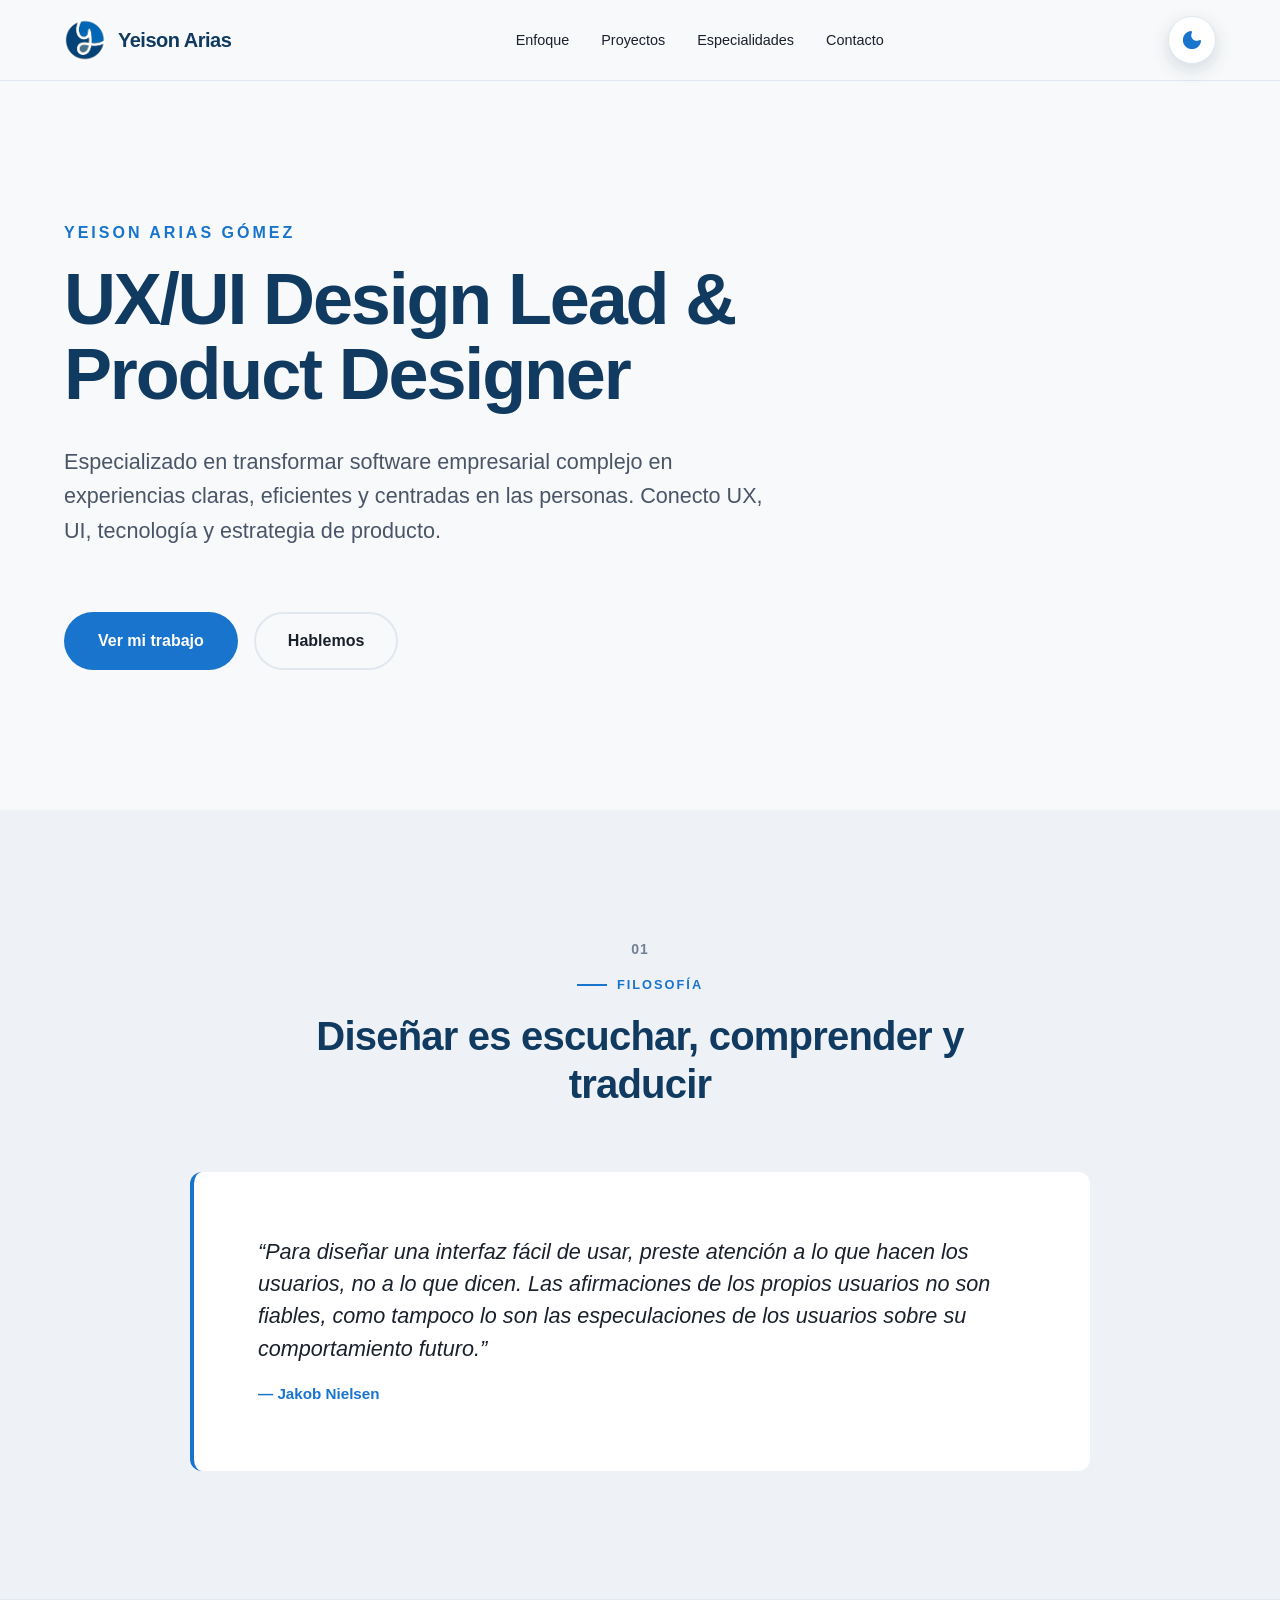
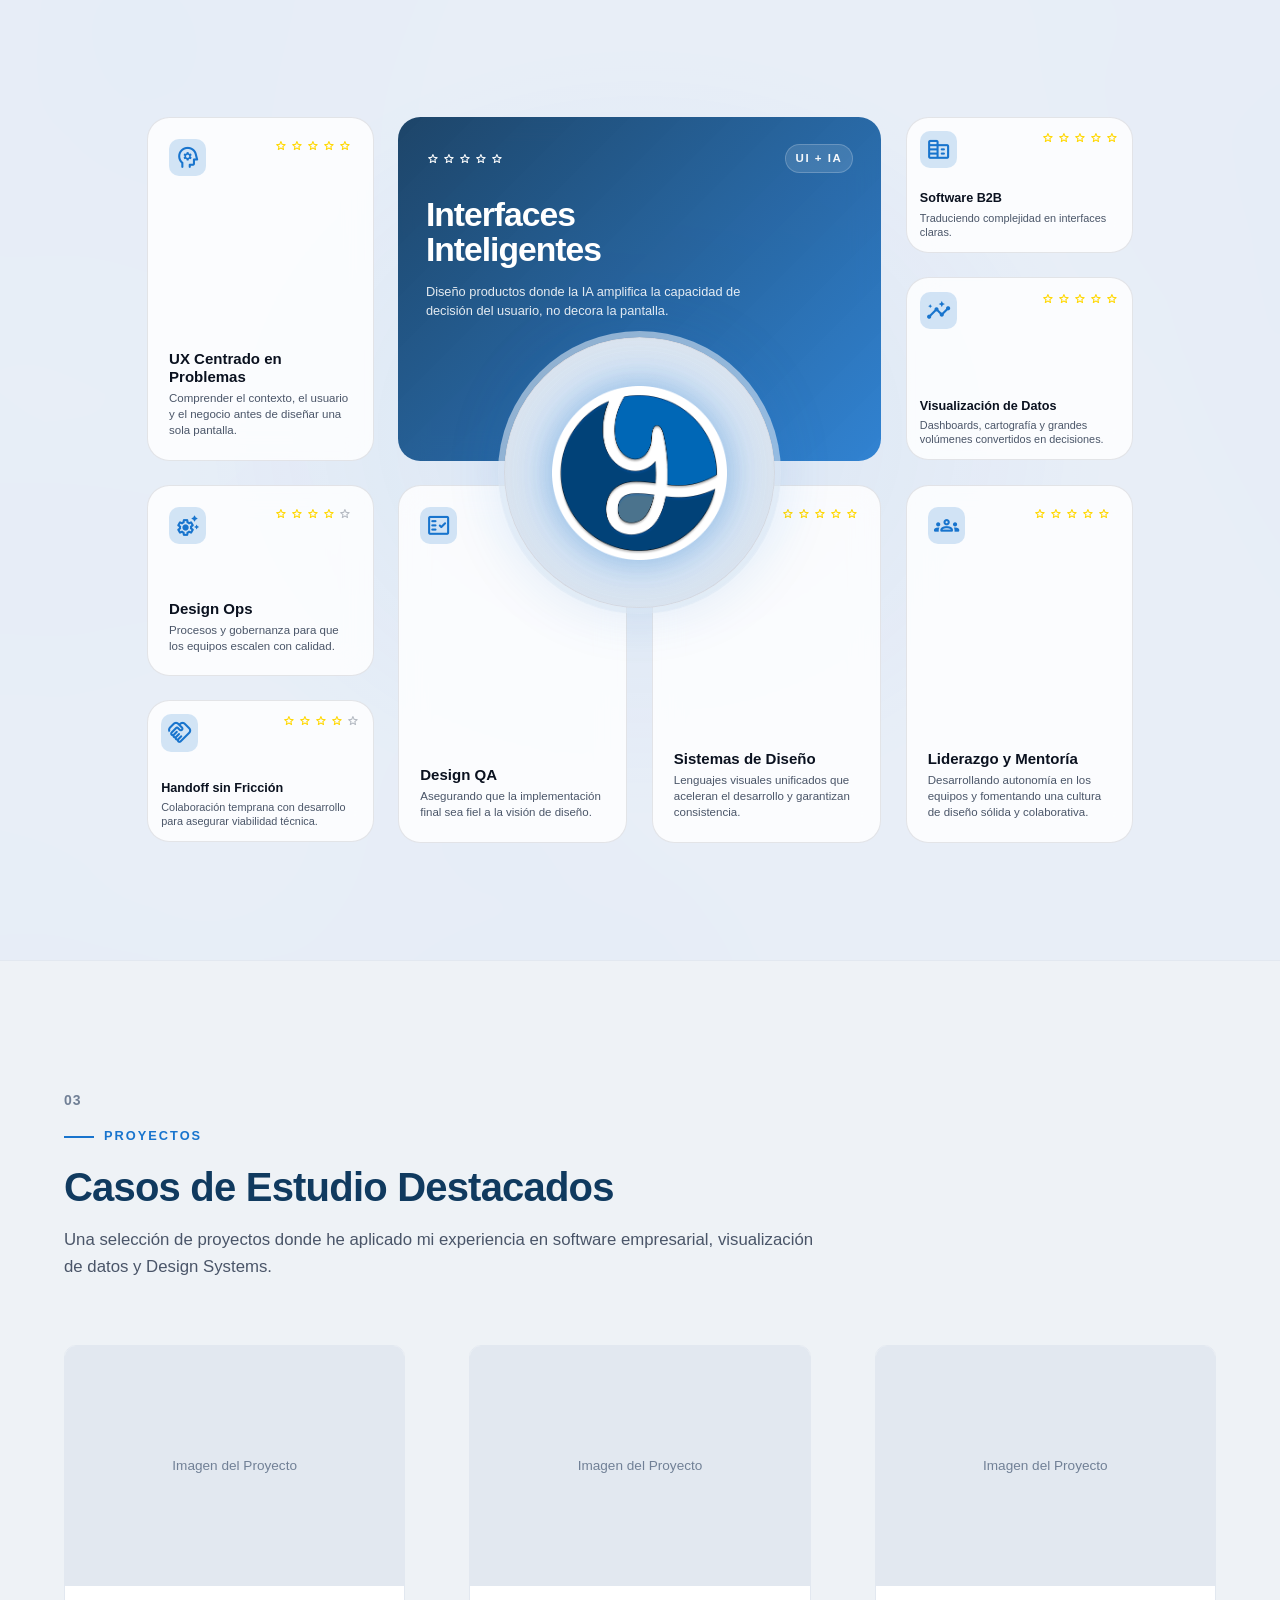
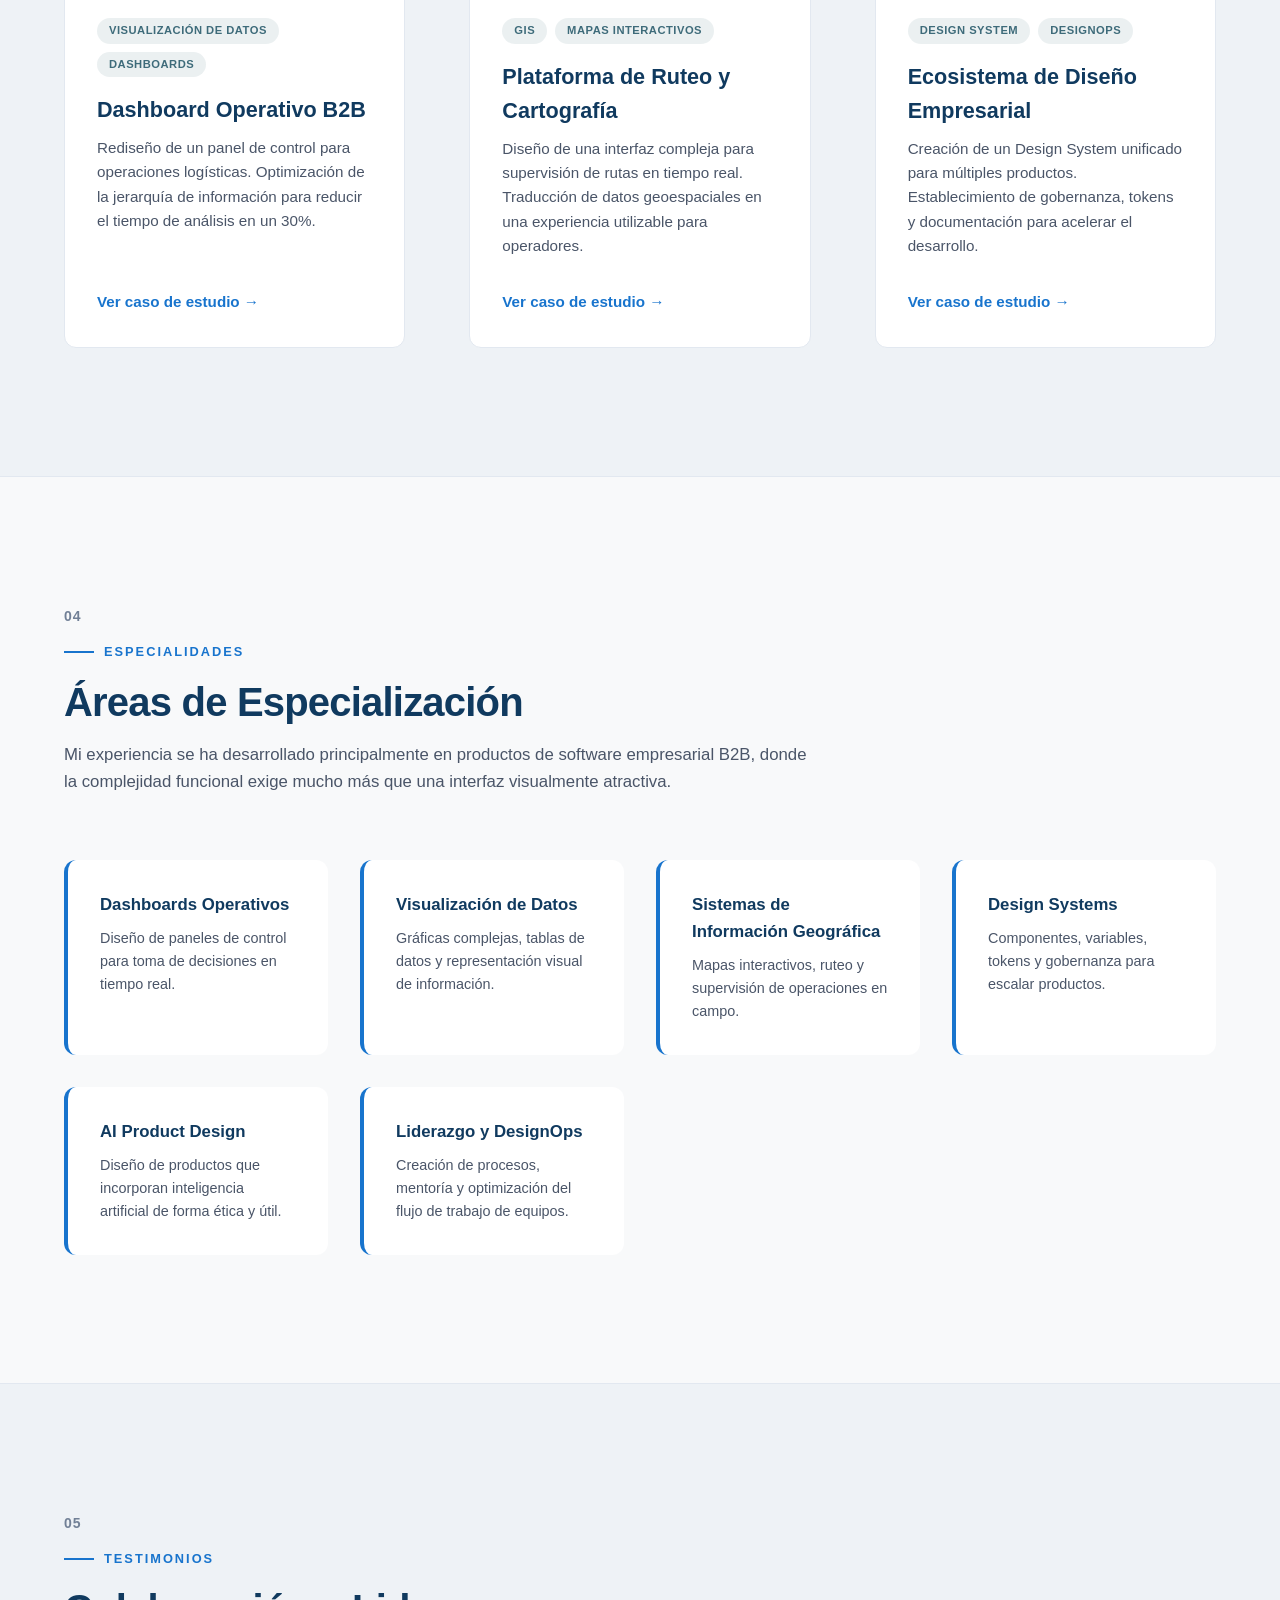
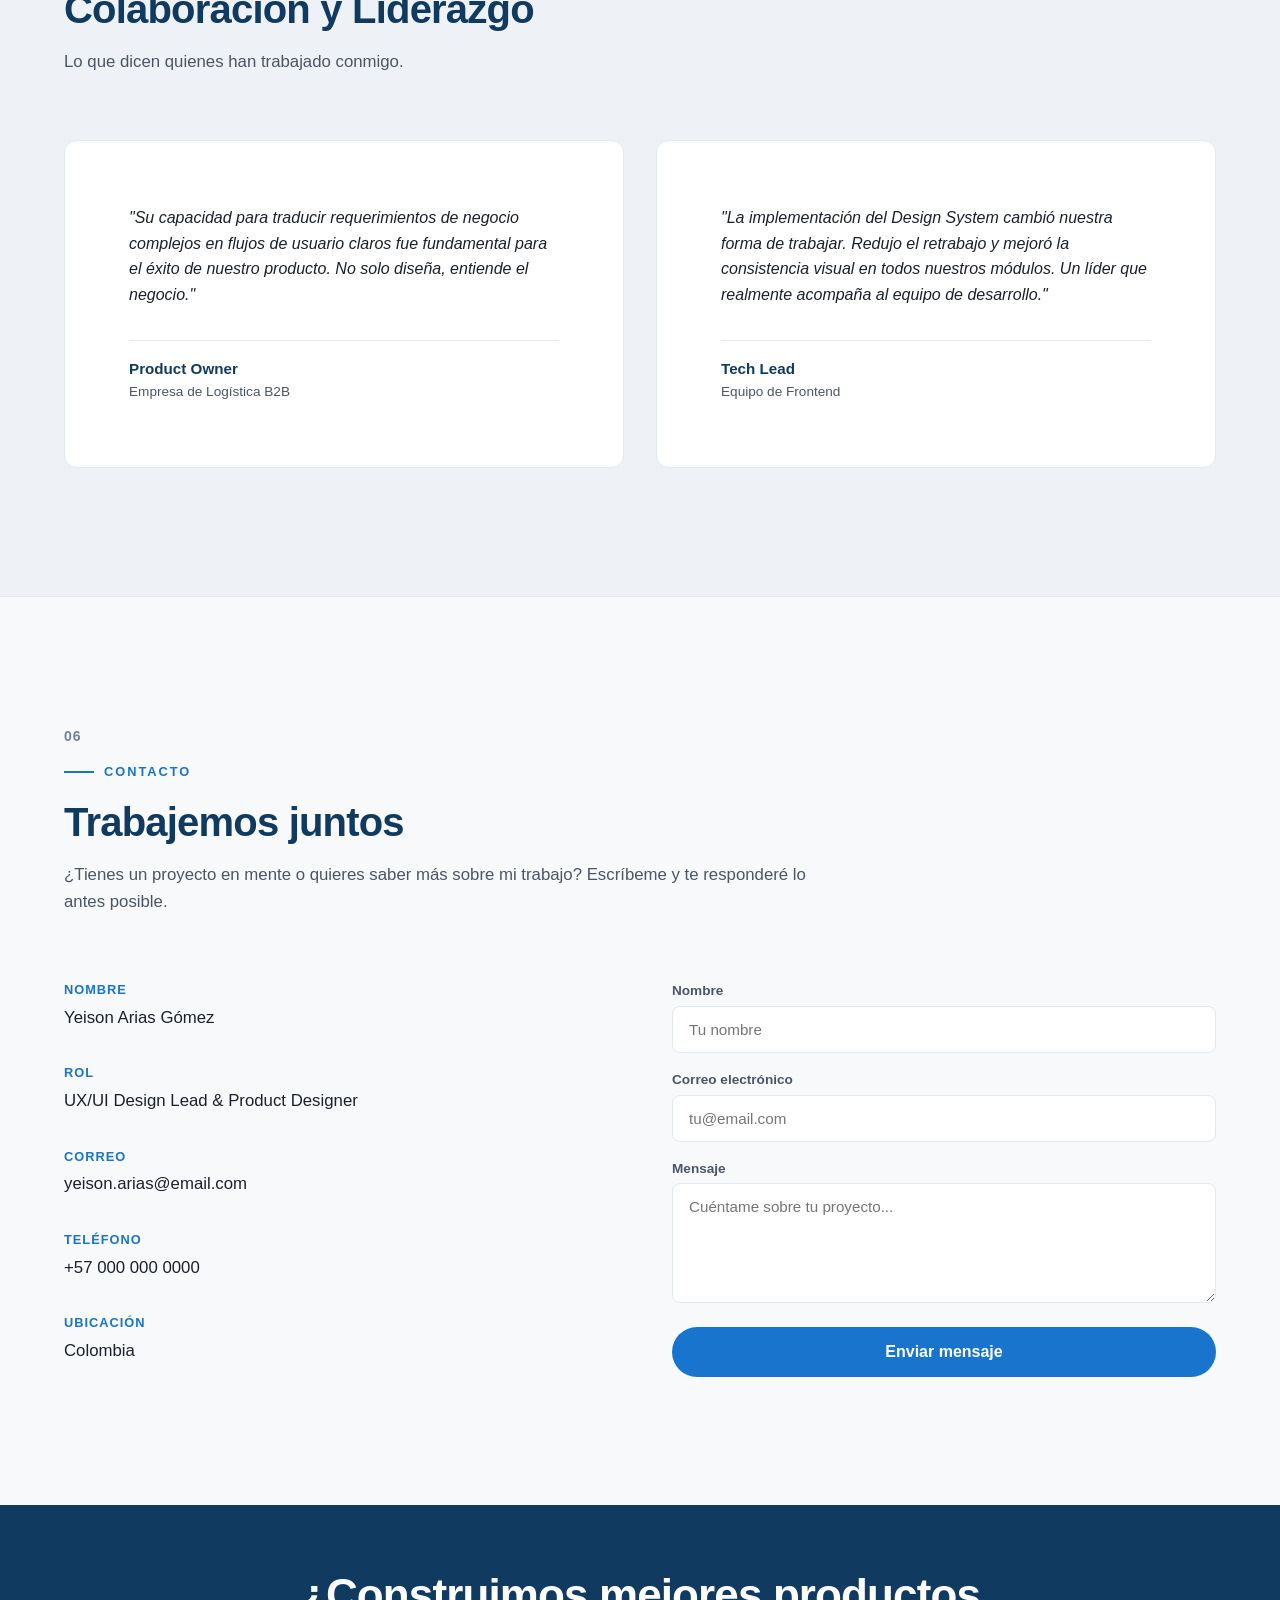
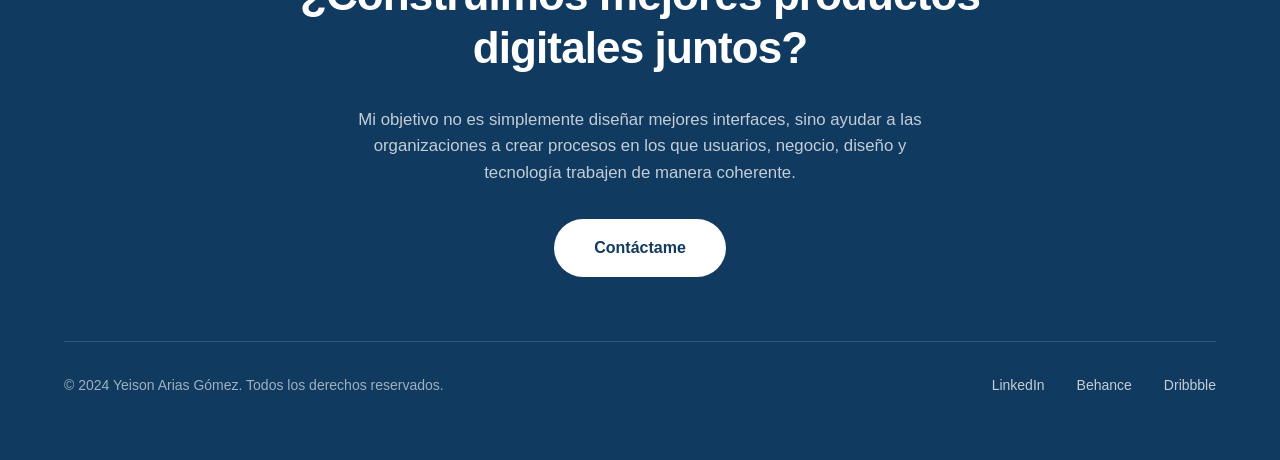
<file: index.html>
<!DOCTYPE html>
<html lang="es">
<head>
    <meta charset="UTF-8">
    <meta name="viewport" content="width=device-width, initial-scale=1.0">
    <title>Yeison Arias Gómez | UX/UI Design Lead & Product Designer</title>
    <meta name="description" content="Portfolio de Yeison Arias Gómez, diseñador UX/UI Lead y Product Designer especializado en software empresarial, visualización de datos y DesignOps.">
    <link rel="icon" type="image/png" href="Logo-Personal.png">
    <link rel="stylesheet" href="https://fonts.googleapis.com/css2?family=Material+Symbols+Rounded:opsz,wght,FILL,GRAD@24,400,1,0">

    <link rel="stylesheet" href="assets/css/portfolio.css">
</head>
<body>

    <!-- ================= HEADER ================= -->
    <header>
        <div class="container nav-container">
            <a href="#" class="logo">
                <img src="Logo-Personal.png" alt="Logo Yeison Arias" class="logo-img">
                Yeison Arias
            </a>

            <button class="menu-toggle" type="button" aria-label="Abrir menú" aria-expanded="false">
                <span></span>
                <span></span>
                <span></span>
            </button>

            <ul class="nav-links">
                <li><a href="#expertise">Enfoque</a></li>
                <li><a href="#work">Proyectos</a></li>
                <li><a href="#specialties">Especialidades</a></li>
                <li><a href="#contact">Contacto</a></li>
            </ul>
            <button class="theme-fab" id="theme-fab" type="button" aria-label="Cambiar a modo oscuro" aria-pressed="false" title="Cambiar a modo oscuro">
                <span class="material-symbols-rounded" aria-hidden="true">dark_mode</span>
            </button>
        </div>
    </header>

    <main>

        <!-- ================= 01 · HERO ================= -->
        <section id="hero">
            <div class="container">
                <div class="hero-content">
                    <span class="hero-name">Yeison Arias Gómez</span>
                    <h1 class="hero-title">UX/UI Design Lead &amp; Product Designer</h1>
                    <p class="hero-subtitle">
                        Especializado en transformar software empresarial complejo en experiencias claras, eficientes y centradas en las personas. Conecto UX, UI, tecnología y estrategia de producto.
                    </p>
                    <div class="hero-cta">
                        <a href="#work" class="btn btn-primary">Ver mi trabajo</a>
                        <a href="#contact" class="btn btn-outline">Hablemos</a>
                    </div>
                </div>
            </div>
        </section>

        <!-- ================= 02 · FILOSOFÍA / CITA ================= -->
        <section id="philosophy" class="section section-alt">
            <div class="container">
                <div class="section-header" style="margin-left:auto; margin-right:auto; text-align:center;">
                    <span class="section-number" style="text-align:center;">01</span>
                    <span class="section-label" style="justify-content:center;">Filosofía</span>
                    <h2>Diseñar es escuchar, comprender y traducir</h2>
                </div>

                <div class="quote-block">
                    <p>“Para diseñar una interfaz fácil de usar, preste atención a lo que hacen los usuarios, no a lo que dicen. Las afirmaciones de los propios usuarios no son fiables, como tampoco lo son las especulaciones de los usuarios sobre su comportamiento futuro.”</p>
                    <cite>— Jakob Nielsen</cite>
                </div>
            </div>
        </section>

        <!-- ================= 03 · ENFOQUE ================= -->
        <section id="expertise" class="section" aria-label="Enfoque y especialidades de diseño">
            <div class="expertise-field-host" aria-hidden="true">
                <canvas class="expertise-canvas"></canvas>
            </div>
            <div class="container expertise-frame">
                <a class="expertise-panel panel-left-tall" href="ux-casos.html" aria-label="Ver casos de UX centrado en problemas">
                    <div class="expertise-card-header">
                        <span class="material-symbols-rounded expertise-icon" aria-hidden="true">psychology</span>
                        <div class="expertise-rating" aria-label="Nivel avanzado">
                            <span class="material-symbols-rounded" aria-hidden="true">star</span><span class="material-symbols-rounded" aria-hidden="true">star</span><span class="material-symbols-rounded" aria-hidden="true">star</span><span class="material-symbols-rounded" aria-hidden="true">star</span><span class="material-symbols-rounded" aria-hidden="true">star</span>
                        </div>
                    </div>
                    <div>
                        <h3>UX Centrado en Problemas</h3>
                        <p>Comprender el contexto, el usuario y el negocio antes de diseñar una sola pantalla.</p>
                    </div>
                </a>

                <a class="expertise-panel panel-left-medium" href="especialidad.html?area=design-ops" aria-label="Ver especialidad de Design Ops">
                    <div class="expertise-card-header">
                        <span class="material-symbols-rounded expertise-icon" aria-hidden="true">settings_suggest</span>
                        <div class="expertise-rating" aria-label="Nivel avanzado">
                            <span class="material-symbols-rounded" aria-hidden="true">star</span><span class="material-symbols-rounded" aria-hidden="true">star</span><span class="material-symbols-rounded" aria-hidden="true">star</span><span class="material-symbols-rounded" aria-hidden="true">star</span><span class="material-symbols-rounded empty" aria-hidden="true">star</span>
                        </div>
                    </div>
                    <div>
                        <h3>Design Ops</h3>
                        <p>Procesos y gobernanza para que los equipos escalen con calidad.</p>
                    </div>
                </a>

                <a class="expertise-panel panel-left-small" href="especialidad.html?area=handoff-sin-friccion" aria-label="Ver especialidad de Handoff sin Fricción">
                    <div class="expertise-card-header">
                        <span class="material-symbols-rounded expertise-icon" aria-hidden="true">handshake</span>
                        <div class="expertise-rating" aria-label="Nivel avanzado">
                            <span class="material-symbols-rounded" aria-hidden="true">star</span><span class="material-symbols-rounded" aria-hidden="true">star</span><span class="material-symbols-rounded" aria-hidden="true">star</span><span class="material-symbols-rounded" aria-hidden="true">star</span><span class="material-symbols-rounded empty" aria-hidden="true">star</span>
                        </div>
                    </div>
                    <div>
                        <h3>Handoff sin Fricción</h3>
                        <p>Colaboración temprana con desarrollo para asegurar viabilidad técnica.</p>
                    </div>
                </a>

                <a class="expertise-panel panel-center-hero" href="especialidad.html?area=interfaces-inteligentes" aria-label="Ver especialidad de Interfaces Inteligentes">
                    <div class="hero-top">
                        <div class="expertise-rating" aria-label="Nivel avanzado">
                            <span class="material-symbols-rounded" aria-hidden="true">star</span><span class="material-symbols-rounded" aria-hidden="true">star</span><span class="material-symbols-rounded" aria-hidden="true">star</span><span class="material-symbols-rounded" aria-hidden="true">star</span><span class="material-symbols-rounded" aria-hidden="true">star</span>
                        </div>
                        <span class="hero-badge">UI + IA</span>
                    </div>
                    <div class="hero-content">
                        <h2>Interfaces<br>Inteligentes</h2>
                        <p>Diseño productos donde la IA amplifica la capacidad de decisión del usuario, no decora la pantalla.</p>
                    </div>
                </a>

                <a class="expertise-panel panel-center-left" href="especialidad.html?area=design-qa" aria-label="Ver especialidad de Design QA">
                    <div class="expertise-card-header">
                        <span class="material-symbols-rounded expertise-icon" aria-hidden="true">fact_check</span>
                        <div class="expertise-rating" aria-label="Nivel avanzado">
                            <span class="material-symbols-rounded" aria-hidden="true">star</span><span class="material-symbols-rounded" aria-hidden="true">star</span><span class="material-symbols-rounded" aria-hidden="true">star</span><span class="material-symbols-rounded" aria-hidden="true">star</span><span class="material-symbols-rounded empty" aria-hidden="true">star</span>
                        </div>
                    </div>
                    <div>
                        <h3>Design QA</h3>
                        <p>Asegurando que la implementación final sea fiel a la visión de diseño.</p>
                    </div>
                </a>

                <a class="expertise-panel panel-center-right" href="especialidad.html?area=sistemas-de-diseno" aria-label="Ver especialidad de Sistemas de Diseño">
                    <div class="expertise-card-header">
                        <span class="material-symbols-rounded expertise-icon" aria-hidden="true">widgets</span>
                        <div class="expertise-rating" aria-label="Nivel avanzado">
                            <span class="material-symbols-rounded" aria-hidden="true">star</span><span class="material-symbols-rounded" aria-hidden="true">star</span><span class="material-symbols-rounded" aria-hidden="true">star</span><span class="material-symbols-rounded" aria-hidden="true">star</span><span class="material-symbols-rounded" aria-hidden="true">star</span>
                        </div>
                    </div>
                    <div>
                        <h3>Sistemas de Diseño</h3>
                        <p>Lenguajes visuales unificados que aceleran el desarrollo y garantizan consistencia.</p>
                    </div>
                </a>

                <a class="expertise-panel panel-right-small" href="especialidad.html?area=software-b2b" aria-label="Ver especialidad de Software B2B">
                    <div class="expertise-card-header">
                        <span class="material-symbols-rounded expertise-icon" aria-hidden="true">corporate_fare</span>
                        <div class="expertise-rating" aria-label="Nivel avanzado">
                            <span class="material-symbols-rounded" aria-hidden="true">star</span><span class="material-symbols-rounded" aria-hidden="true">star</span><span class="material-symbols-rounded" aria-hidden="true">star</span><span class="material-symbols-rounded" aria-hidden="true">star</span><span class="material-symbols-rounded" aria-hidden="true">star</span>
                        </div>
                    </div>
                    <div>
                        <h3>Software B2B</h3>
                        <p>Traduciendo complejidad en interfaces claras.</p>
                    </div>
                </a>

                <a class="expertise-panel panel-right-medium" href="especialidad.html?area=visualizacion-de-datos" aria-label="Ver especialidad de Visualización de Datos">
                    <div class="expertise-card-header">
                        <span class="material-symbols-rounded expertise-icon" aria-hidden="true">insights</span>
                        <div class="expertise-rating" aria-label="Nivel avanzado">
                            <span class="material-symbols-rounded" aria-hidden="true">star</span><span class="material-symbols-rounded" aria-hidden="true">star</span><span class="material-symbols-rounded" aria-hidden="true">star</span><span class="material-symbols-rounded" aria-hidden="true">star</span><span class="material-symbols-rounded" aria-hidden="true">star</span>
                        </div>
                    </div>
                    <div>
                        <h3>Visualización de Datos</h3>
                        <p>Dashboards, cartografía y grandes volúmenes convertidos en decisiones.</p>
                    </div>
                </a>

                <a class="expertise-panel panel-right-tall" href="especialidad.html?area=liderazgo-mentoria" aria-label="Ver especialidad de Liderazgo y Mentoría">
                    <div class="expertise-card-header">
                        <span class="material-symbols-rounded expertise-icon" aria-hidden="true">groups</span>
                        <div class="expertise-rating" aria-label="Nivel avanzado">
                            <span class="material-symbols-rounded" aria-hidden="true">star</span><span class="material-symbols-rounded" aria-hidden="true">star</span><span class="material-symbols-rounded" aria-hidden="true">star</span><span class="material-symbols-rounded" aria-hidden="true">star</span><span class="material-symbols-rounded" aria-hidden="true">star</span>
                        </div>
                    </div>
                    <div>
                        <h3>Liderazgo y Mentoría</h3>
                        <p>Desarrollando autonomía en los equipos y fomentando una cultura de diseño sólida y colaborativa.</p>
                    </div>
                </a>

                <div class="expertise-cutout" aria-hidden="true">
                    <img src="Logo-Personal.png" alt="">
                </div>
            </div>
        </section>

        <!-- ================= 04 · PROYECTOS ================= -->
        <section id="work" class="section section-alt">
            <div class="container">
                <div class="section-header">
                    <span class="section-number">03</span>
                    <span class="section-label">Proyectos</span>
                    <h2>Casos de Estudio Destacados</h2>
                    <p>Una selección de proyectos donde he aplicado mi experiencia en software empresarial, visualización de datos y Design Systems.</p>
                </div>

                <div class="projects-grid">
                    <article class="project-card">
                        <div class="project-image"></div>
                        <div class="project-info">
                            <div class="project-tags">
                                <span class="tag">Visualización de Datos</span>
                                <span class="tag">Dashboards</span>
                            </div>
                            <h3>Dashboard Operativo B2B</h3>
                            <p>Rediseño de un panel de control para operaciones logísticas. Optimización de la jerarquía de información para reducir el tiempo de análisis en un 30%.</p>
                            <a href="#" class="project-link">Ver caso de estudio &rarr;</a>
                        </div>
                    </article>

                    <article class="project-card">
                        <div class="project-image"></div>
                        <div class="project-info">
                            <div class="project-tags">
                                <span class="tag">GIS</span>
                                <span class="tag">Mapas Interactivos</span>
                            </div>
                            <h3>Plataforma de Ruteo y Cartografía</h3>
                            <p>Diseño de una interfaz compleja para supervisión de rutas en tiempo real. Traducción de datos geoespaciales en una experiencia utilizable para operadores.</p>
                            <a href="#" class="project-link">Ver caso de estudio &rarr;</a>
                        </div>
                    </article>

                    <article class="project-card">
                        <div class="project-image"></div>
                        <div class="project-info">
                            <div class="project-tags">
                                <span class="tag">Design System</span>
                                <span class="tag">DesignOps</span>
                            </div>
                            <h3>Ecosistema de Diseño Empresarial</h3>
                            <p>Creación de un Design System unificado para múltiples productos. Establecimiento de gobernanza, tokens y documentación para acelerar el desarrollo.</p>
                            <a href="#" class="project-link">Ver caso de estudio &rarr;</a>
                        </div>
                    </article>
                </div>
            </div>
        </section>

        <!-- ================= 05 · ESPECIALIDADES ================= -->
        <section id="specialties" class="section">
            <div class="container">
                <div class="section-header">
                    <span class="section-number">04</span>
                    <span class="section-label">Especialidades</span>
                    <h2>Áreas de Especialización</h2>
                    <p>Mi experiencia se ha desarrollado principalmente en productos de software empresarial B2B, donde la complejidad funcional exige mucho más que una interfaz visualmente atractiva.</p>
                </div>

                <div class="specialties-grid">
                    <div class="specialty-card">
                        <h4>Dashboards Operativos</h4>
                        <p>Diseño de paneles de control para toma de decisiones en tiempo real.</p>
                    </div>
                    <div class="specialty-card">
                        <h4>Visualización de Datos</h4>
                        <p>Gráficas complejas, tablas de datos y representación visual de información.</p>
                    </div>
                    <div class="specialty-card">
                        <h4>Sistemas de Información Geográfica</h4>
                        <p>Mapas interactivos, ruteo y supervisión de operaciones en campo.</p>
                    </div>
                    <div class="specialty-card">
                        <h4>Design Systems</h4>
                        <p>Componentes, variables, tokens y gobernanza para escalar productos.</p>
                    </div>
                    <div class="specialty-card">
                        <h4>AI Product Design</h4>
                        <p>Diseño de productos que incorporan inteligencia artificial de forma ética y útil.</p>
                    </div>
                    <div class="specialty-card">
                        <h4>Liderazgo y DesignOps</h4>
                        <p>Creación de procesos, mentoría y optimización del flujo de trabajo de equipos.</p>
                    </div>
                </div>
            </div>
        </section>

        <!-- ================= 06 · TESTIMONIOS ================= -->
        <section id="testimonials" class="section section-alt">
            <div class="container">
                <div class="section-header">
                    <span class="section-number">05</span>
                    <span class="section-label">Testimonios</span>
                    <h2>Colaboración y Liderazgo</h2>
                    <p>Lo que dicen quienes han trabajado conmigo.</p>
                </div>

                <div class="testimonials-grid">
                    <div class="testimonial-card">
                        <p class="testimonial-text">"Su capacidad para traducir requerimientos de negocio complejos en flujos de usuario claros fue fundamental para el éxito de nuestro producto. No solo diseña, entiende el negocio."</p>
                        <div class="testimonial-author">
                            <strong>Product Owner</strong>
                            <span>Empresa de Logística B2B</span>
                        </div>
                    </div>
                    <div class="testimonial-card">
                        <p class="testimonial-text">"La implementación del Design System cambió nuestra forma de trabajar. Redujo el retrabajo y mejoró la consistencia visual en todos nuestros módulos. Un líder que realmente acompaña al equipo de desarrollo."</p>
                        <div class="testimonial-author">
                            <strong>Tech Lead</strong>
                            <span>Equipo de Frontend</span>
                        </div>
                    </div>
                </div>
            </div>
        </section>

        <!-- ================= 07 · CONTACTO ================= -->
        <section id="contact" class="section">
            <div class="container">
                <div class="section-header">
                    <span class="section-number">06</span>
                    <span class="section-label">Contacto</span>
                    <h2>Trabajemos juntos</h2>
                    <p>¿Tienes un proyecto en mente o quieres saber más sobre mi trabajo? Escríbeme y te responderé lo antes posible.</p>
                </div>

                <div class="contact-grid">
                    <div class="contact-info">
                        <div class="contact-item">
                            <span>Nombre</span>
                            <p>Yeison Arias Gómez</p>
                        </div>
                        <div class="contact-item">
                            <span>Rol</span>
                            <p>UX/UI Design Lead &amp; Product Designer</p>
                        </div>
                        <div class="contact-item">
                            <span>Correo</span>
                            <a href="mailto:yeison.arias@email.com">yeison.arias@email.com</a>
                        </div>
                        <div class="contact-item">
                            <span>Teléfono</span>
                            <a href="tel:+570000000000">+57 000 000 0000</a>
                        </div>
                        <div class="contact-item">
                            <span>Ubicación</span>
                            <p>Colombia</p>
                        </div>
                    </div>

                    <form class="contact-form" onsubmit="event.preventDefault(); alert('Gracias por tu mensaje. Te contactaré pronto.');">
                        <div>
                            <label for="name">Nombre</label>
                            <input type="text" id="name" name="name" placeholder="Tu nombre" required>
                        </div>
                        <div>
                            <label for="email">Correo electrónico</label>
                            <input type="email" id="email" name="email" placeholder="tu@email.com" required>
                        </div>
                        <div>
                            <label for="message">Mensaje</label>
                            <textarea id="message" name="message" placeholder="Cuéntame sobre tu proyecto..." required></textarea>
                        </div>
                        <button type="submit" class="btn btn-primary" style="width:100%;">Enviar mensaje</button>
                    </form>
                </div>
            </div>
        </section>

    </main>

    <!-- ================= FOOTER ================= -->
    <footer>
        <div class="container">
            <div class="footer-content">
                <h2>¿Construimos mejores productos digitales juntos?</h2>
                <p>Mi objetivo no es simplemente diseñar mejores interfaces, sino ayudar a las organizaciones a crear procesos en los que usuarios, negocio, diseño y tecnología trabajen de manera coherente.</p>
                <a href="#contact" class="footer-cta">Contáctame</a>
            </div>

            <div class="footer-bottom">
                <p>&copy; 2024 Yeison Arias Gómez. Todos los derechos reservados.</p>
                <div class="social-links">
                    <a href="#" target="_blank" rel="noopener">LinkedIn</a>
                    <a href="#" target="_blank" rel="noopener">Behance</a>
                    <a href="#" target="_blank" rel="noopener">Dribbble</a>
                </div>
            </div>
        </div>
    </footer>

    <!-- ================= JAVASCRIPT ================= -->
    <script src="assets/js/site.js" defer></script>
    <script src="assets/js/portfolio.js" defer></script>
</body>
</html>
</file>
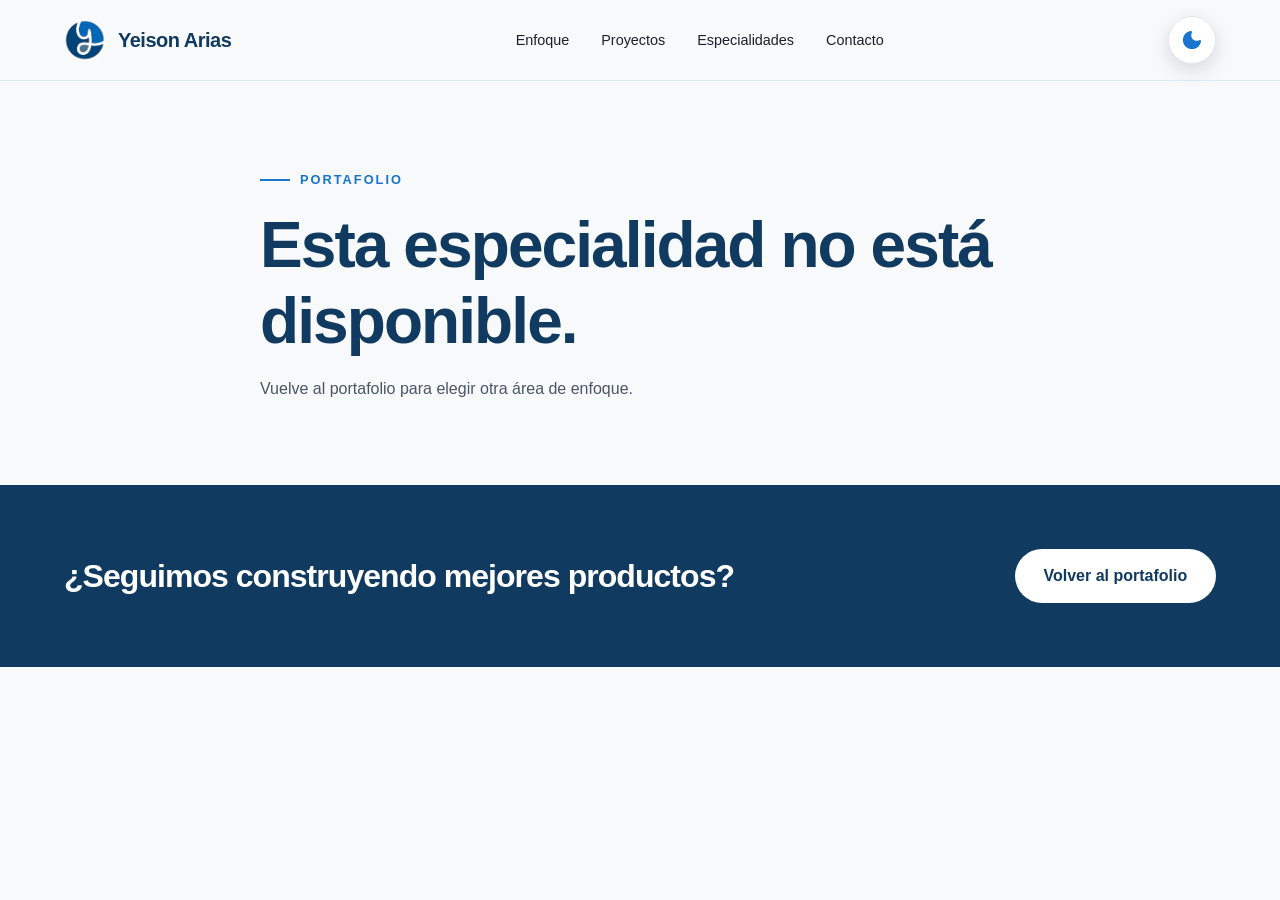
<file: especialidad.html>
<!DOCTYPE html>
<html lang="es">
<head>
    <meta charset="UTF-8">
    <meta name="viewport" content="width=device-width, initial-scale=1.0">
    <meta name="description" content="Áreas de especialidad de Yeison Arias Gómez en diseño UX/UI y producto digital.">
    <title>Especialidad | Yeison Arias Gómez</title>
    <link rel="icon" type="image/png" href="Logo-Personal.png">
    <link rel="stylesheet" href="https://fonts.googleapis.com/css2?family=Material+Symbols+Rounded:opsz,wght,FILL,GRAD@24,400,1,0">
    <link rel="stylesheet" href="assets/css/especialidad.css">
</head>
<body>
    <header>
        <div class="container nav-container">
            <a href="index.html" class="logo" aria-label="Volver al inicio">
                <img src="Logo-Personal.png" alt="Logo Yeison Arias" class="logo-img">
                Yeison Arias
            </a>
            <button class="menu-toggle" type="button" aria-label="Abrir menú" aria-expanded="false">
                <span></span>
                <span></span>
                <span></span>
            </button>
            <ul class="nav-links">
                <li><a href="index.html#expertise">Enfoque</a></li>
                <li><a href="index.html#work">Proyectos</a></li>
                <li><a href="index.html#specialties">Especialidades</a></li>
                <li><a href="index.html#contact">Contacto</a></li>
            </ul>
            <button class="theme-fab" id="theme-fab" type="button" aria-label="Cambiar a modo oscuro" aria-pressed="false" title="Cambiar a modo oscuro">
                <span class="material-symbols-rounded" aria-hidden="true">dark_mode</span>
            </button>
        </div>
    </header>

    <main id="specialty-content" aria-live="polite"></main>

    <footer>
        <div class="container footer-content">
            <h2>¿Seguimos construyendo mejores productos?</h2>
            <a href="index.html#expertise" class="footer-cta">Volver al portafolio</a>
        </div>
    </footer>

    <script src="assets/js/site.js" defer></script>
    <script src="assets/js/especialidad.js" defer></script>
</body>
</html>
</file>
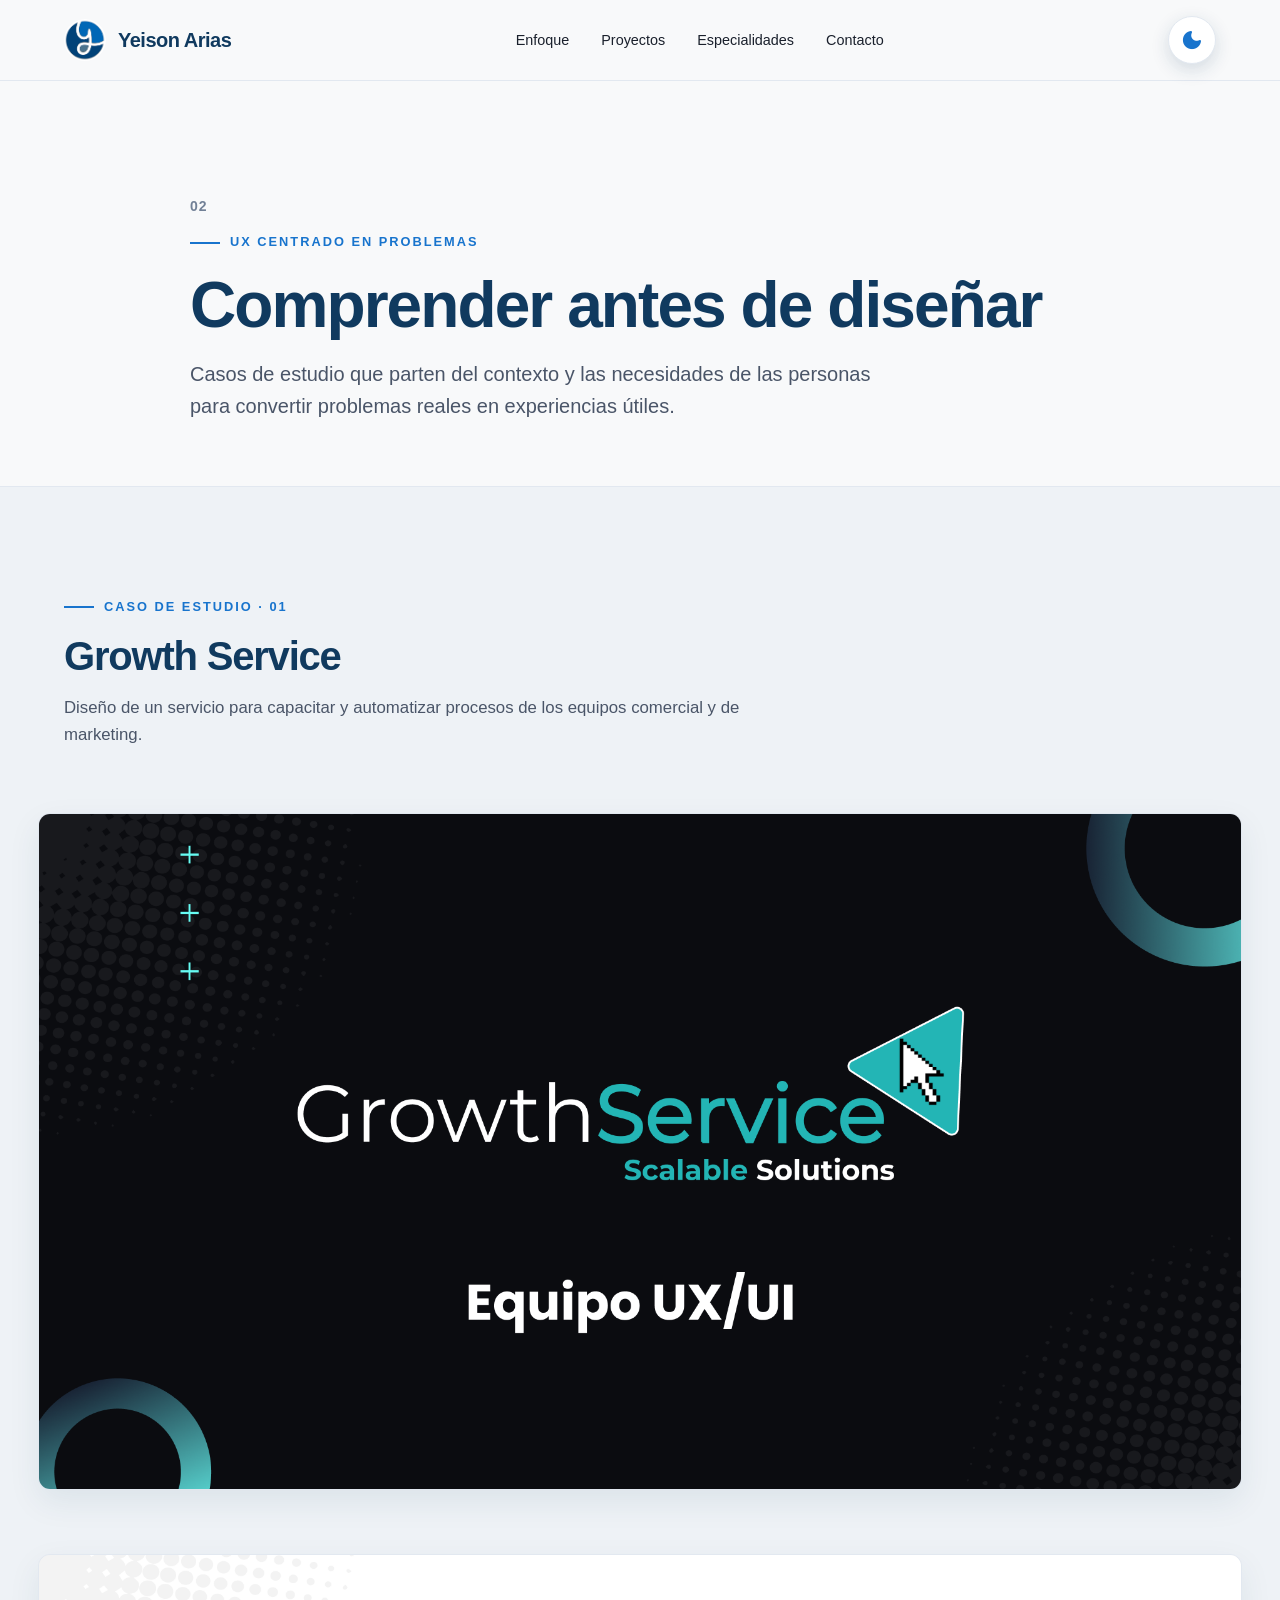
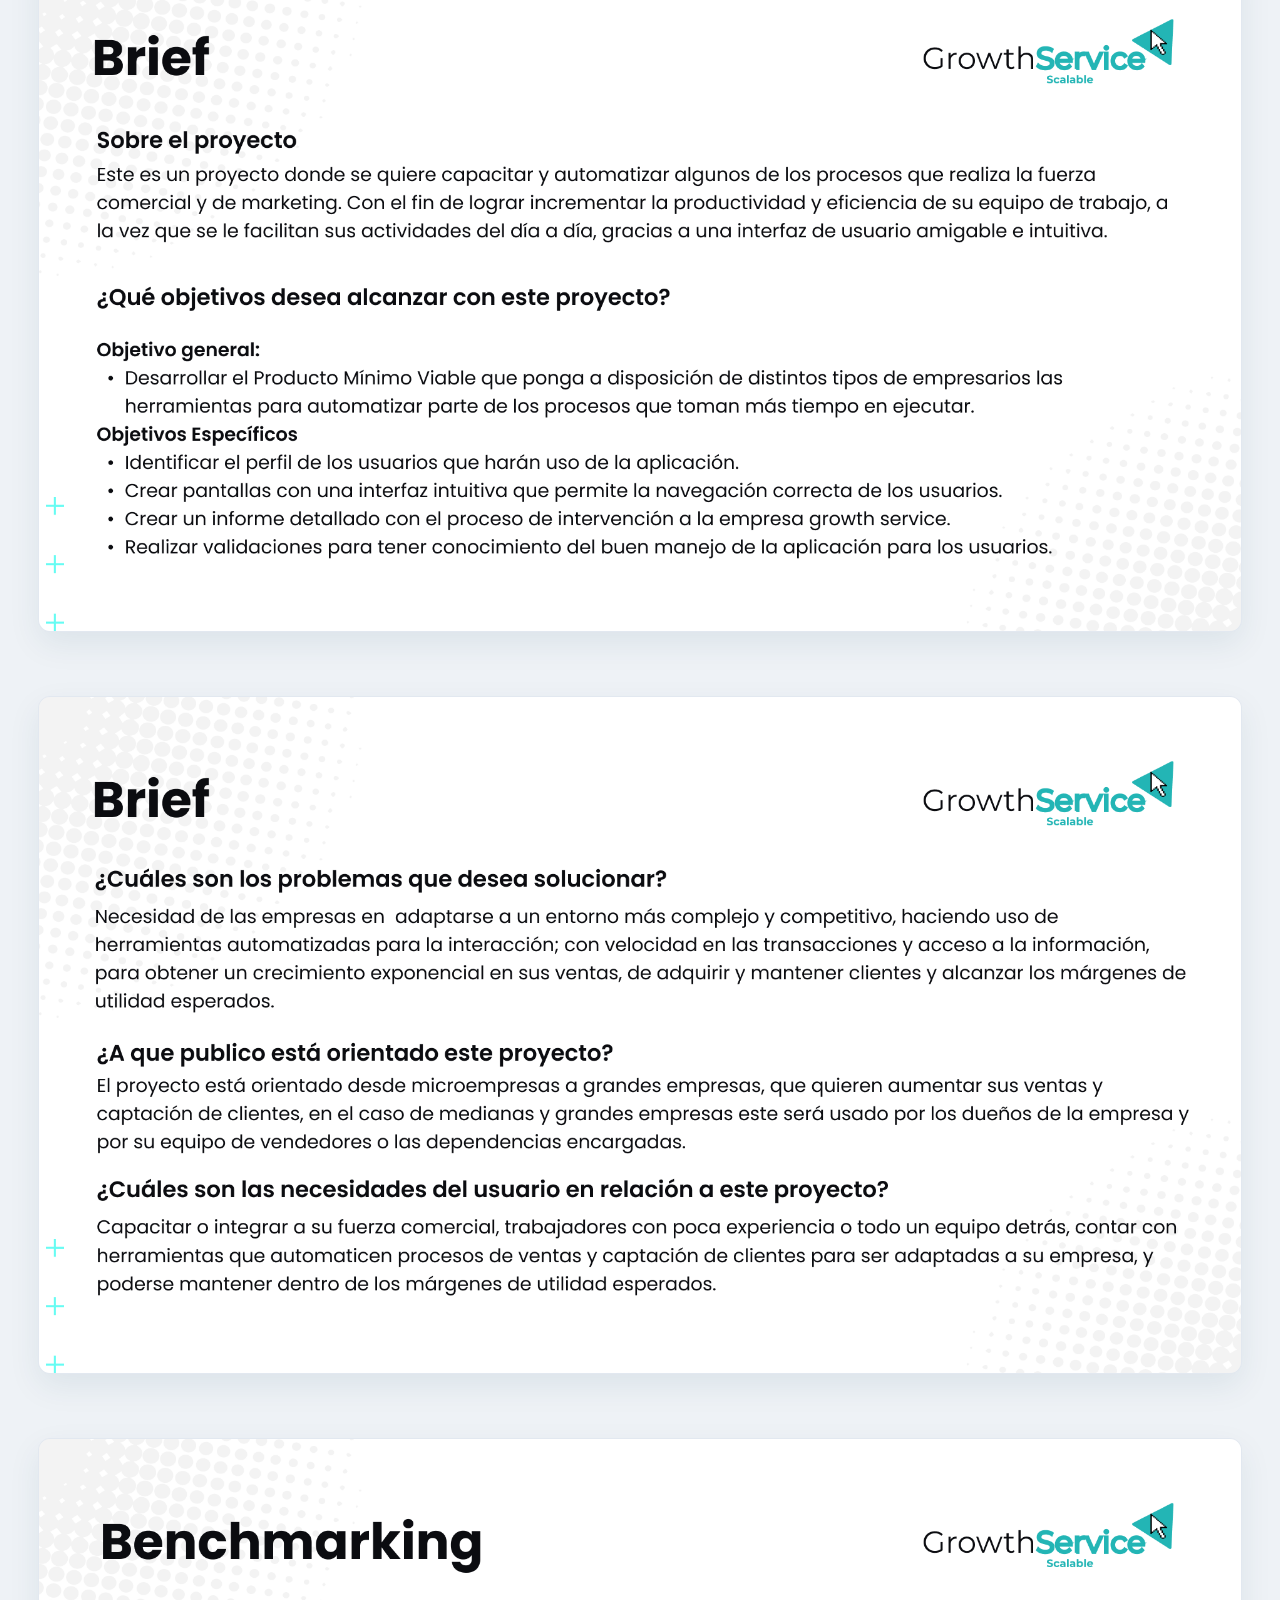
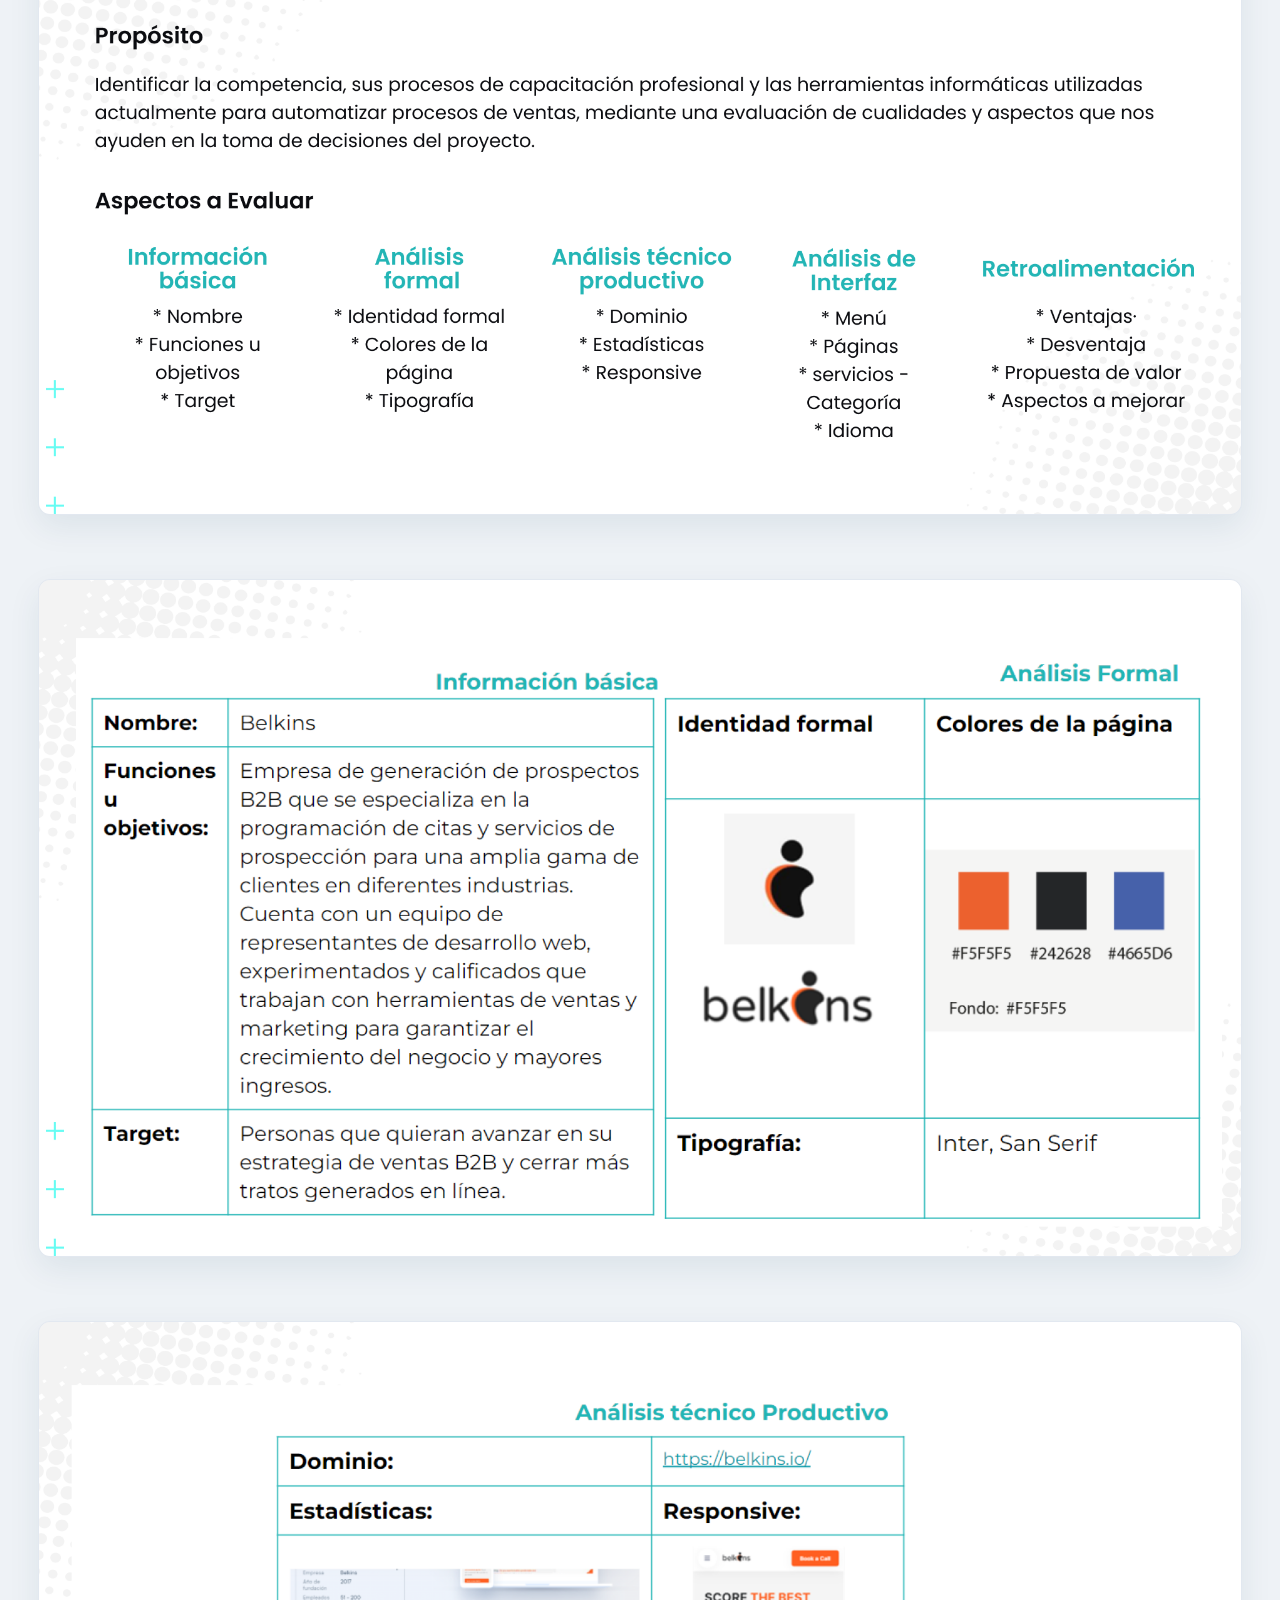
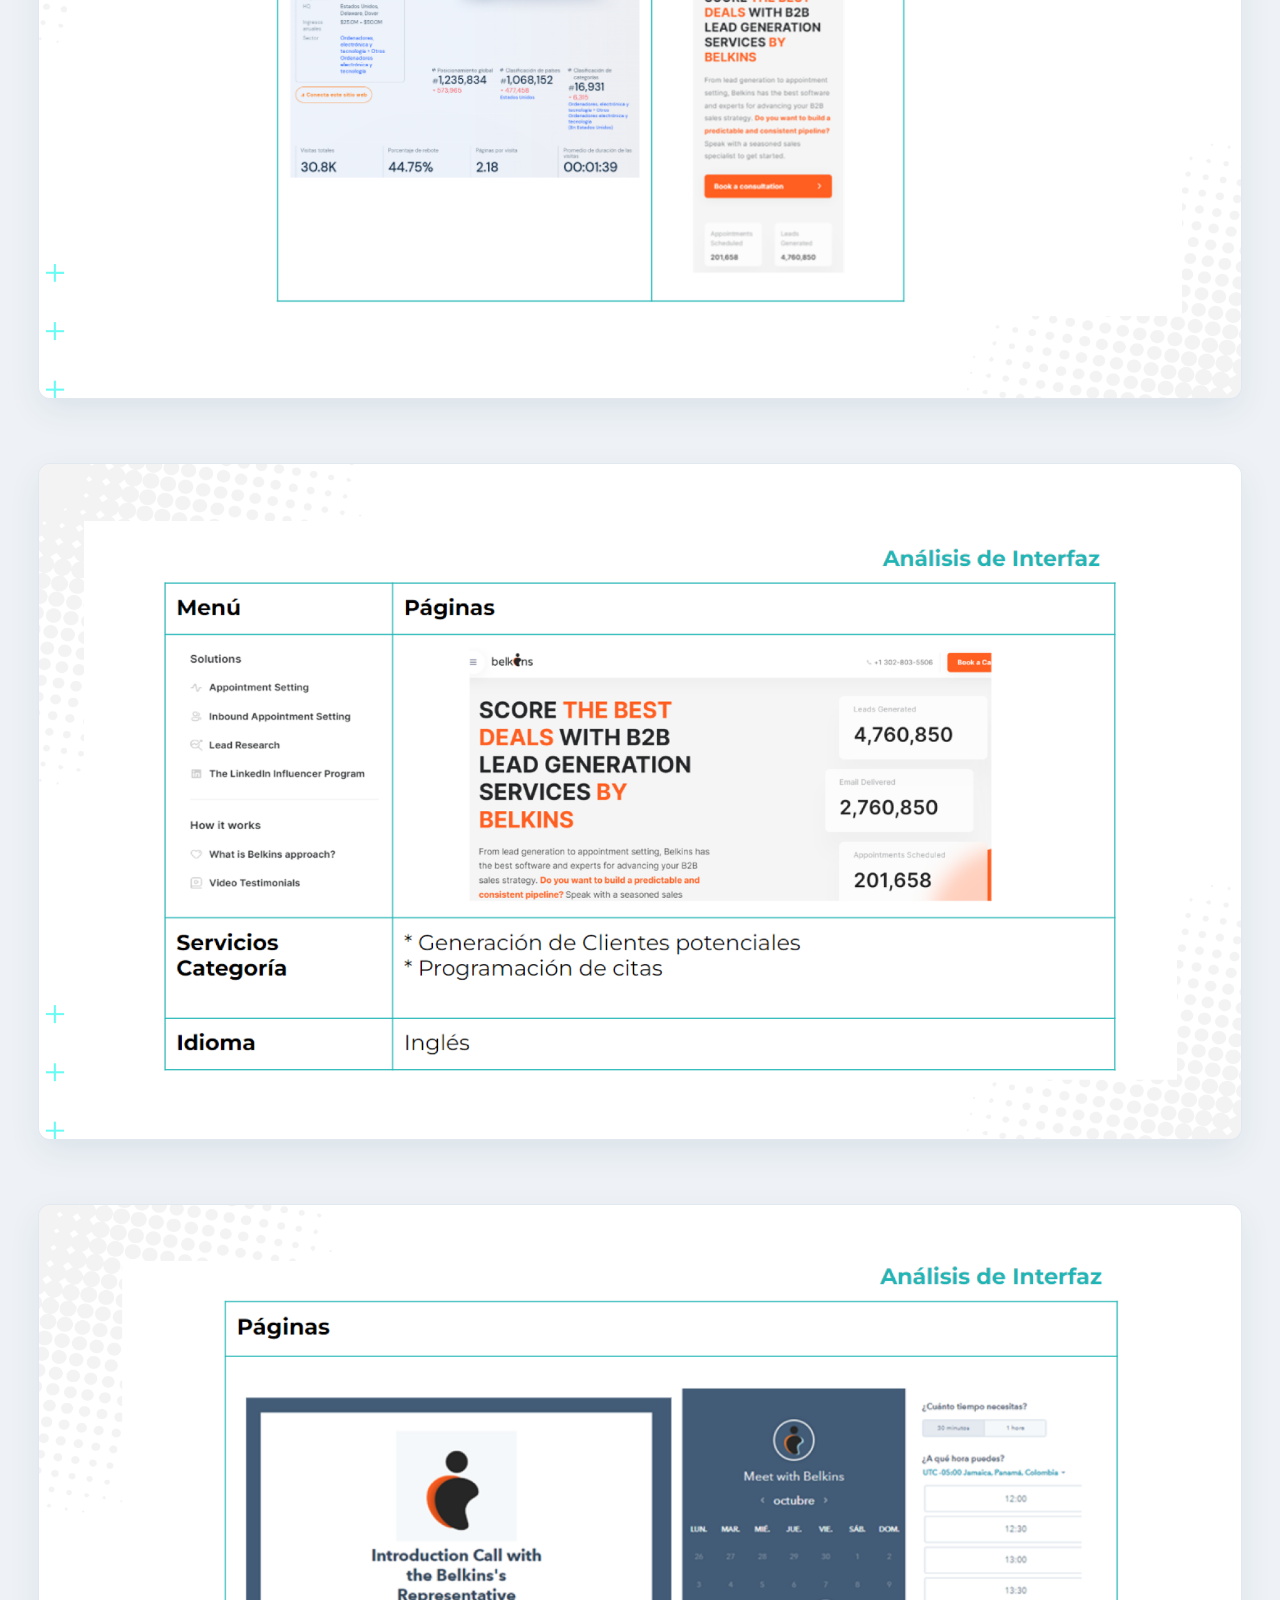
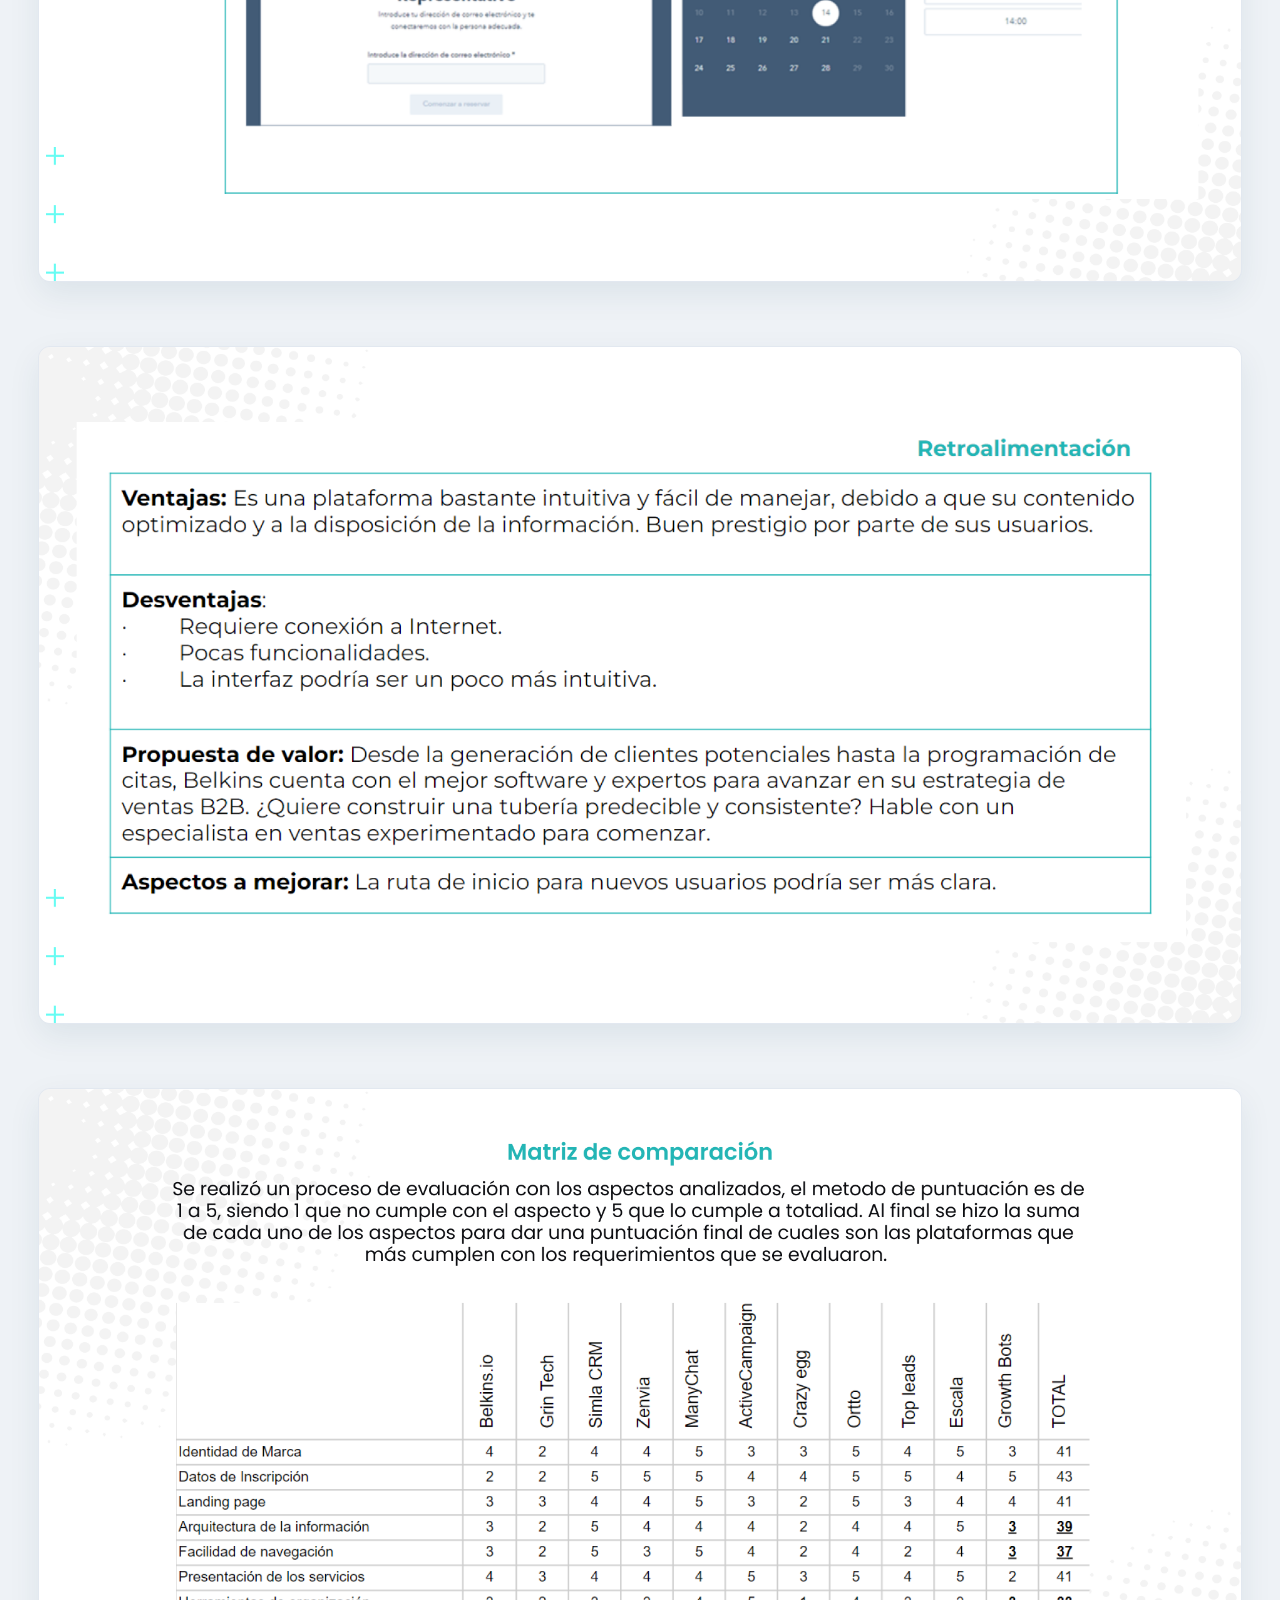
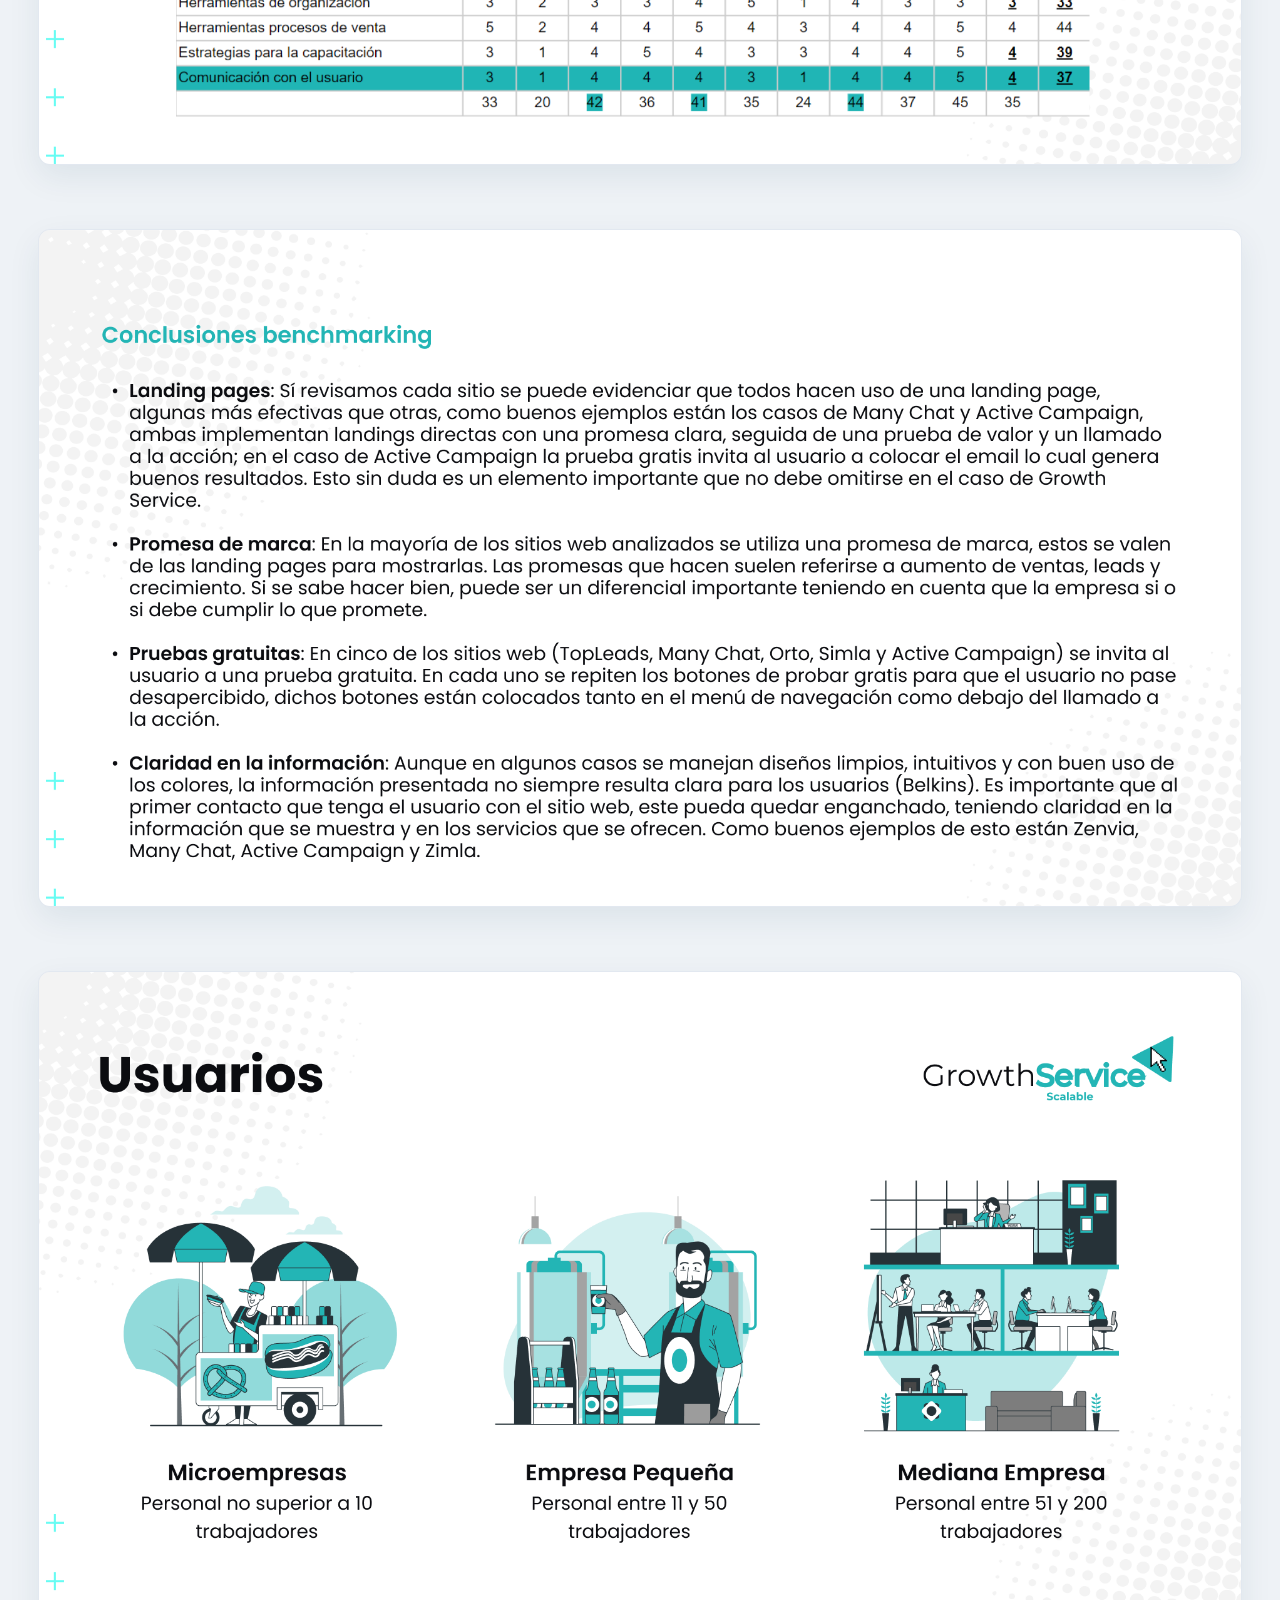
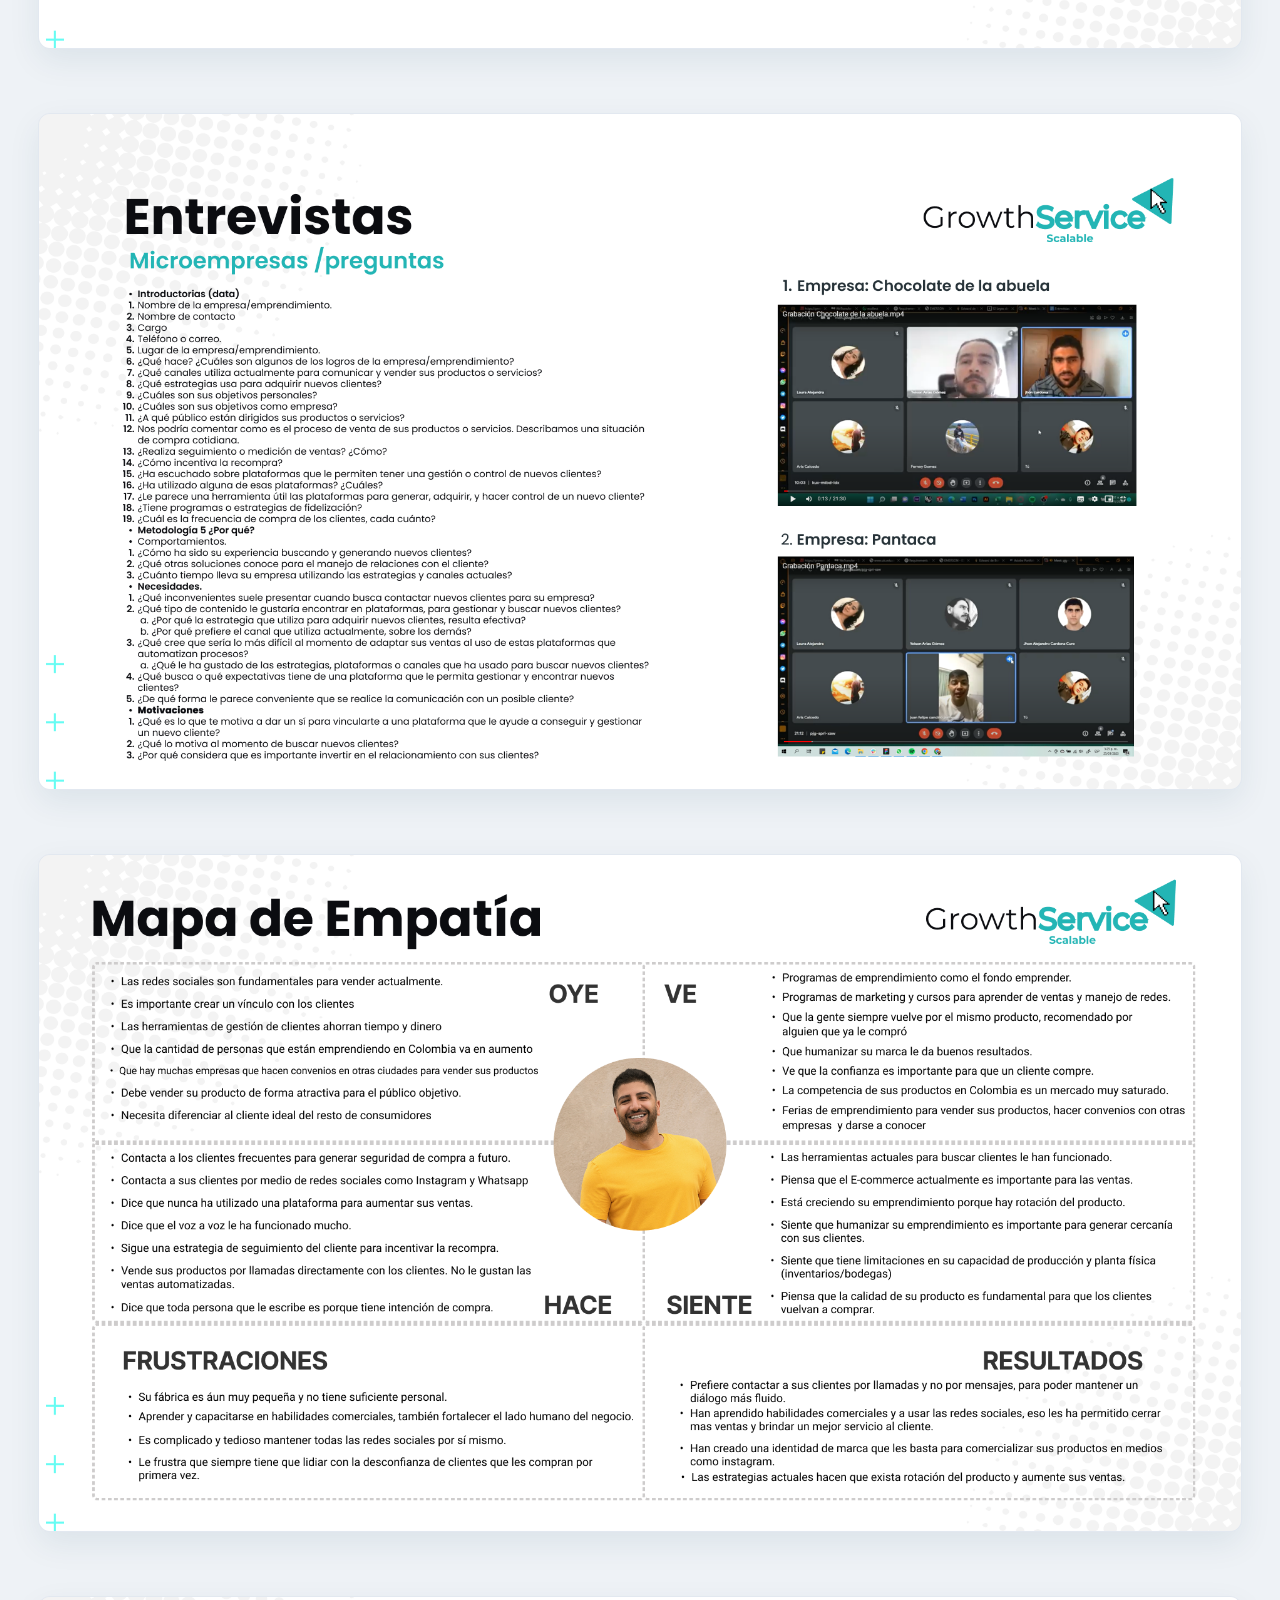
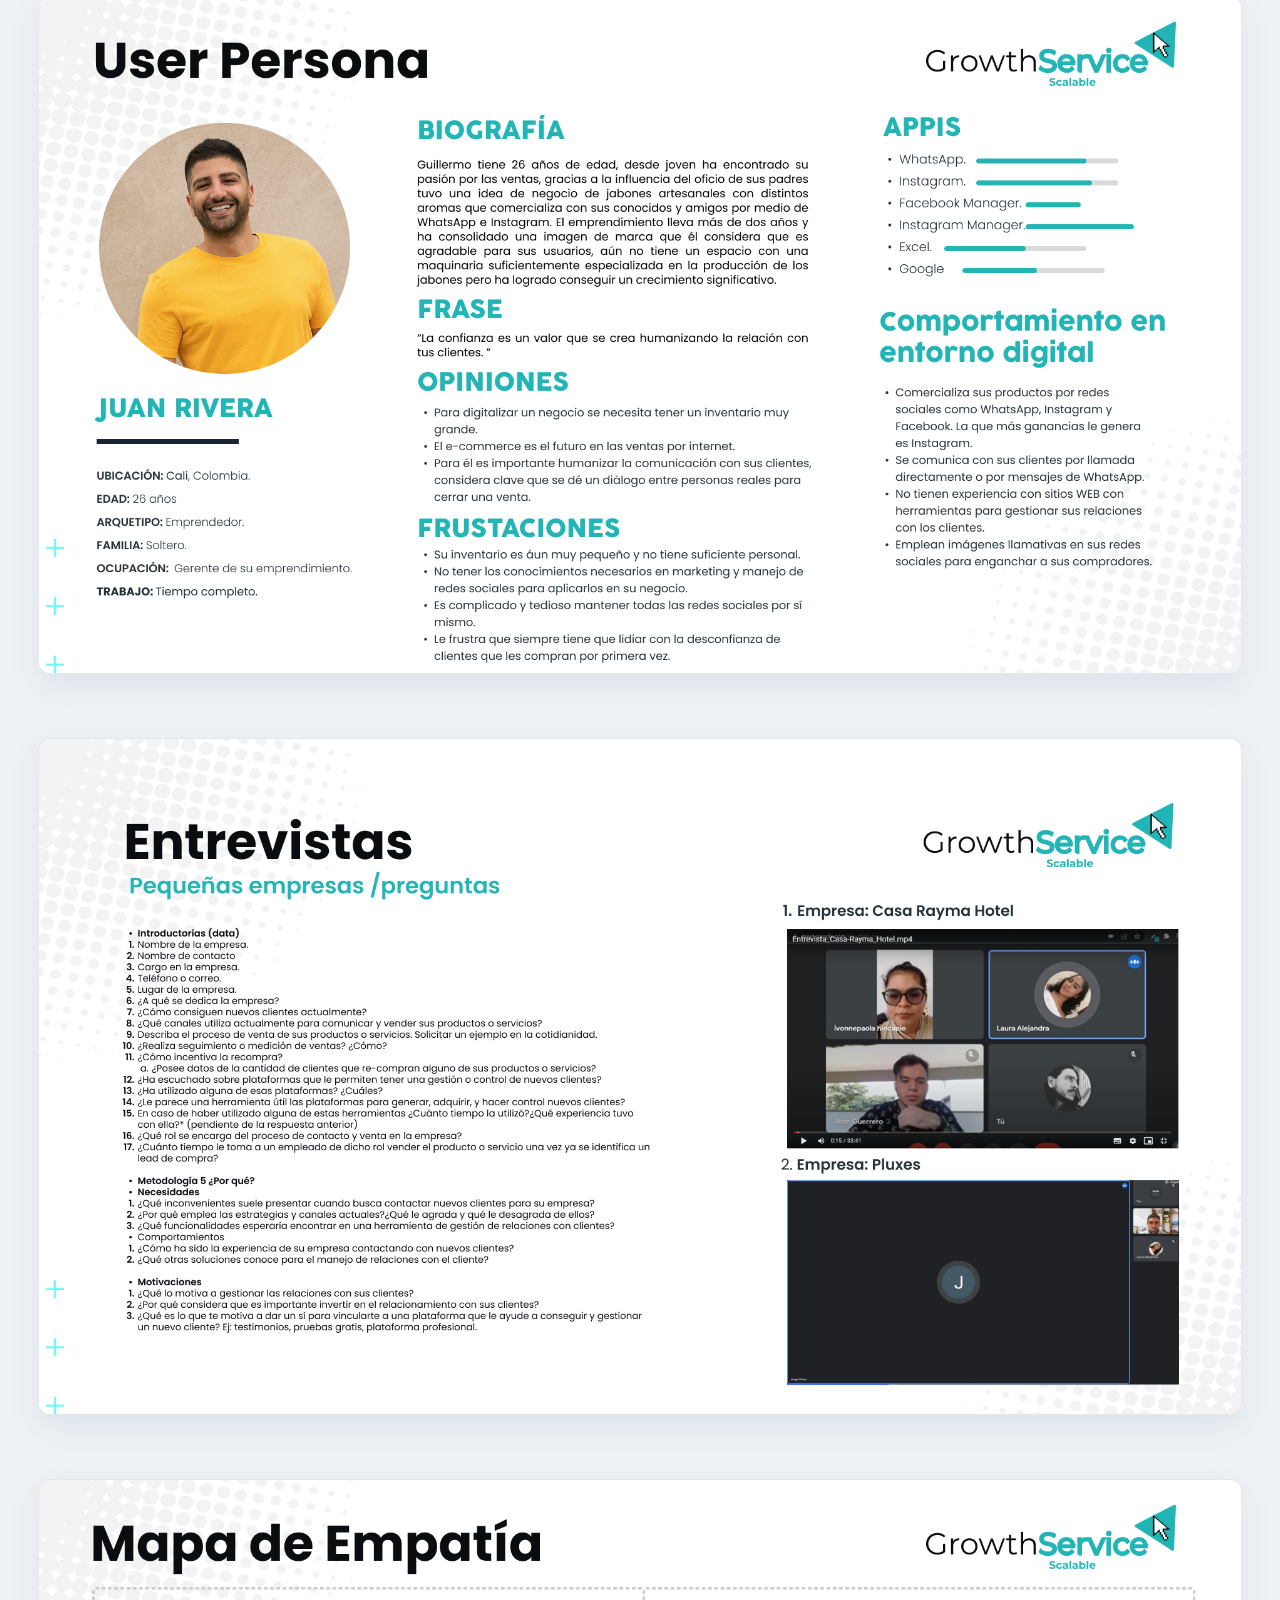
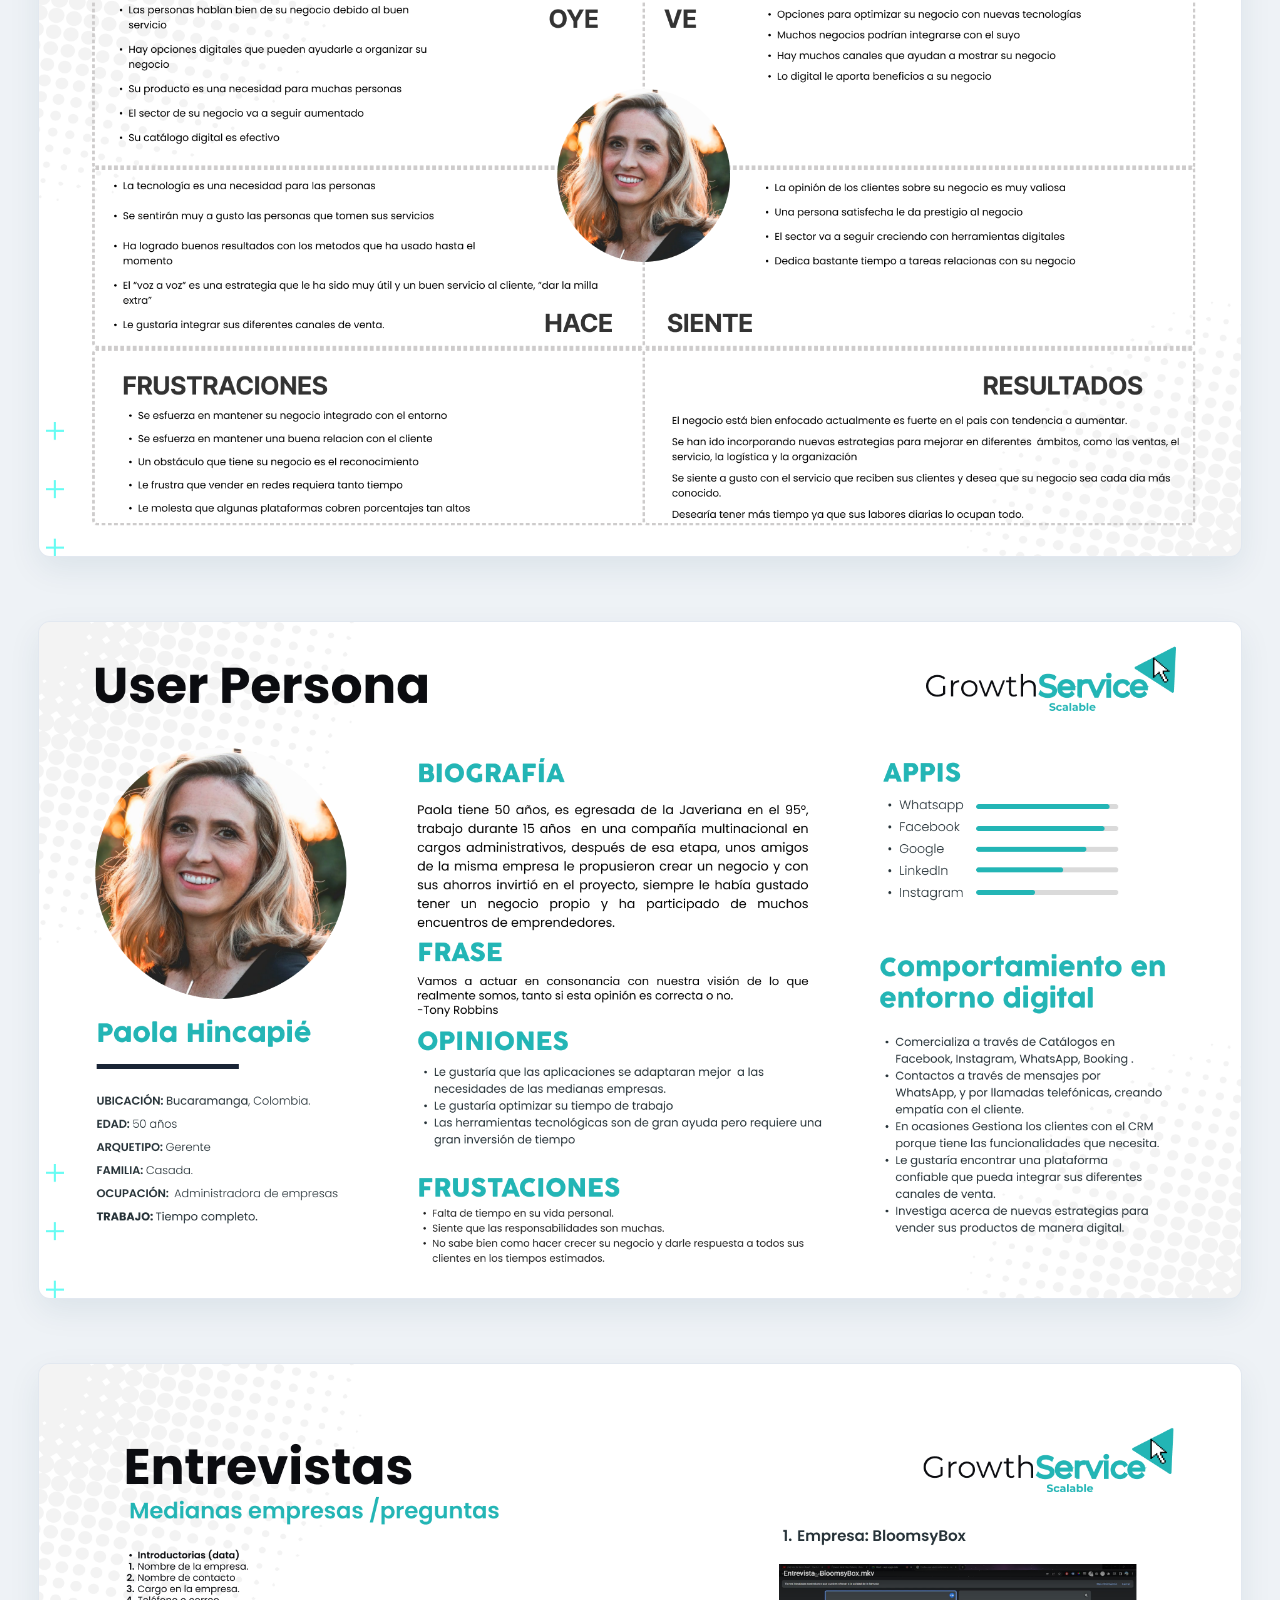
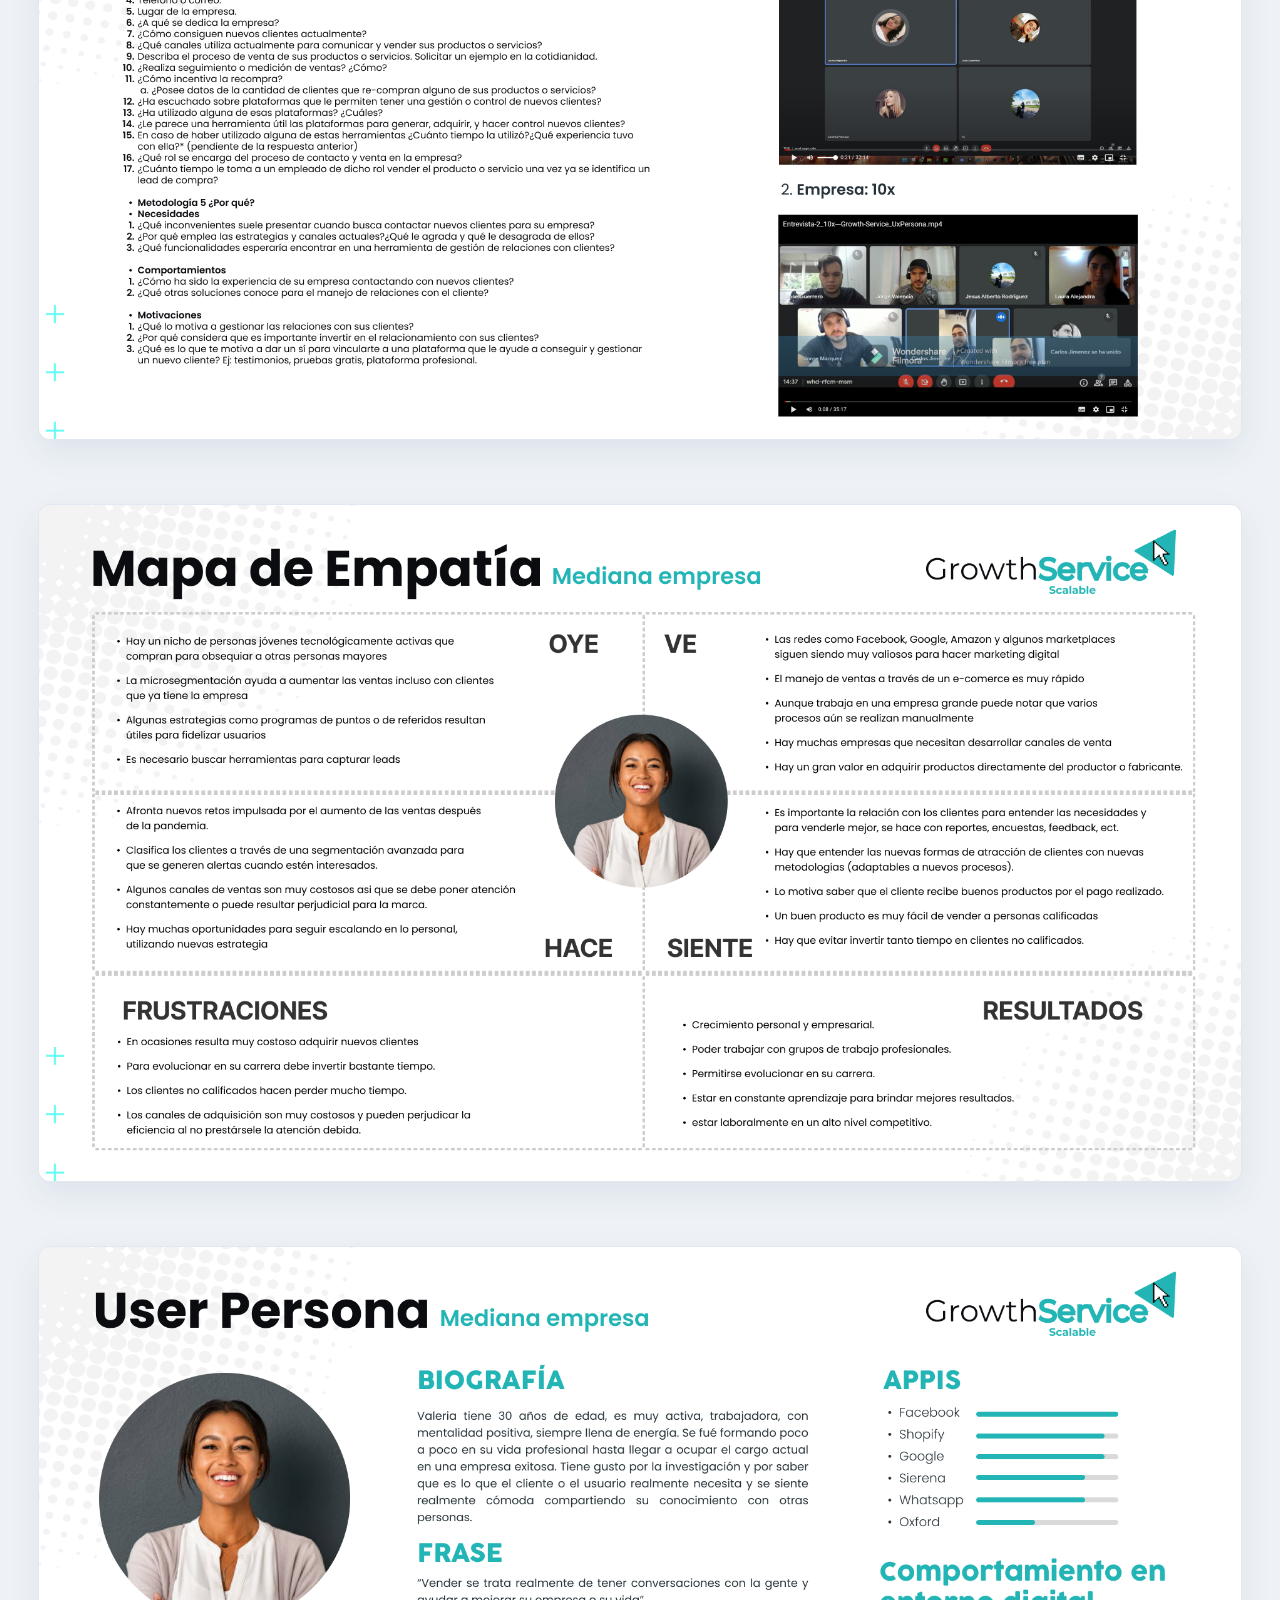
<file: ux-casos.html>
<!DOCTYPE html>
<html lang="es">
<head>
    <meta charset="UTF-8">
    <meta name="viewport" content="width=device-width, initial-scale=1.0">
    <meta name="description" content="Casos de UX y branding de Yeison Arias Gómez: Growth Service, Fussion y diseño de marca.">
    <title>UX Centrado en Problemas | Yeison Arias Gómez</title>
    <link rel="icon" type="image/png" href="Logo-Personal.png">
    <link rel="stylesheet" href="https://fonts.googleapis.com/css2?family=Material+Symbols+Rounded:opsz,wght,FILL,GRAD@24,400,1,0">
    <link rel="stylesheet" href="assets/css/ux-casos.css">
</head>
<body>
    <header>
        <div class="container nav-container">
            <a href="index.html" class="logo" aria-label="Volver al inicio">
                <img src="Logo-Personal.png" alt="Logo Yeison Arias" class="logo-img">
                Yeison Arias
            </a>
            <button class="menu-toggle" type="button" aria-label="Abrir menú" aria-expanded="false">
                <span></span>
                <span></span>
                <span></span>
            </button>
            <ul class="nav-links">
                <li><a href="index.html#expertise">Enfoque</a></li>
                <li><a href="index.html#work">Proyectos</a></li>
                <li><a href="index.html#specialties">Especialidades</a></li>
                <li><a href="index.html#contact">Contacto</a></li>
            </ul>
            <button class="theme-fab" id="theme-fab" type="button" aria-label="Cambiar a modo oscuro" aria-pressed="false" title="Cambiar a modo oscuro">
                <span class="material-symbols-rounded" aria-hidden="true">dark_mode</span>
            </button>
        </div>
    </header>

    <main>
        <section class="page-intro">
            <div class="container">
                <span class="section-number">02</span>
                <span class="section-label">UX centrado en problemas</span>
                <h1>Comprender antes de diseñar</h1>
                <p>Casos de estudio que parten del contexto y las necesidades de las personas para convertir problemas reales en experiencias útiles.</p>
            </div>
        </section>

        <section class="project-section alternate" id="growth-service" aria-labelledby="growth-title">
            <div class="project-heading">
                <span class="section-label">Caso de estudio · 01</span>
                <h2 id="growth-title">Growth Service</h2>
                <p>Diseño de un servicio para capacitar y automatizar procesos de los equipos comercial y de marketing.</p>
            </div>
            <div class="project-gallery">
                <figure><img src="Caso-growth-service-portfolio/caso-gs/5.%20Growth%20Service.png" alt="Portada del proyecto Growth Service" fetchpriority="high"></figure>
                <figure><img src="Caso-growth-service-portfolio/caso-gs/5.1.%20Brief%20Growth%20Service.png" alt="Brief del proyecto Growth Service" loading="lazy"></figure>
                <figure><img src="Caso-growth-service-portfolio/caso-gs/5.1.1%20Brief%20Growth%20service.png" alt="Continuación del brief de Growth Service" loading="lazy"></figure>
                <figure><img src="Caso-growth-service-portfolio/caso-gs/5.2.%20Benchmarking%20growth%20service.png" alt="Benchmarking de Growth Service" loading="lazy"></figure>
                <figure><img src="Caso-growth-service-portfolio/caso-gs/5.2.1.%20Benchmarking%20growth%20service.png" alt="Benchmarking de Growth Service, pantalla 1" loading="lazy"></figure>
                <figure><img src="Caso-growth-service-portfolio/caso-gs/5.2.2.%20Benchmarking%20growth%20service.png" alt="Benchmarking de Growth Service, pantalla 2" loading="lazy"></figure>
                <figure><img src="Caso-growth-service-portfolio/caso-gs/5.2.3.%20Benchmarking%20growth%20service.png" alt="Benchmarking de Growth Service, pantalla 3" loading="lazy"></figure>
                <figure><img src="Caso-growth-service-portfolio/caso-gs/5.2.4%20Benchmarking%20growth%20service.png" alt="Benchmarking de Growth Service, pantalla 4" loading="lazy"></figure>
                <figure><img src="Caso-growth-service-portfolio/caso-gs/5.2.5.%20Benchmarking%20growth%20service.png" alt="Benchmarking de Growth Service, pantalla 5" loading="lazy"></figure>
                <figure><img src="Caso-growth-service-portfolio/caso-gs/5.2.6.%20Benchmarking%20growth%20service.png" alt="Benchmarking de Growth Service, pantalla 6" loading="lazy"></figure>
                <figure><img src="Caso-growth-service-portfolio/caso-gs/5.2.7.%20Benchmarking%20growth%20service.png" alt="Benchmarking de Growth Service, pantalla 7" loading="lazy"></figure>
                <figure><img src="Caso-growth-service-portfolio/caso-gs/5.3.%20Usuarios.png" alt="Investigación de usuarios de Growth Service" loading="lazy"></figure>
                <figure><img src="Caso-growth-service-portfolio/caso-gs/5.3.1%20Usuarios%20Microempresas.png" alt="Usuarios de microempresas, pantalla 1" loading="lazy"></figure>
                <figure><img src="Caso-growth-service-portfolio/caso-gs/5.3.2.%20Usuarios%20microempresas.png" alt="Usuarios de microempresas, pantalla 2" loading="lazy"></figure>
                <figure><img src="Caso-growth-service-portfolio/caso-gs/5.3.3.%20Usuarios%20microempresas.png" alt="Usuarios de microempresas, pantalla 3" loading="lazy"></figure>
                <figure><img src="Caso-growth-service-portfolio/caso-gs/5.3.4%20Usuarios%20peque%C3%B1a%20empresa.png" alt="Usuarios de pequeñas empresas, pantalla 1" loading="lazy"></figure>
                <figure><img src="Caso-growth-service-portfolio/caso-gs/5.3.5%20Usuarios%20peque%C3%B1a%20empresa.png" alt="Usuarios de pequeñas empresas, pantalla 2" loading="lazy"></figure>
                <figure><img src="Caso-growth-service-portfolio/caso-gs/5.3.6%20Usuarios%20peque%C3%B1a%20empresa.png" alt="Usuarios de pequeñas empresas, pantalla 3" loading="lazy"></figure>
                <figure><img src="Caso-growth-service-portfolio/caso-gs/5.3.7%20Usuarios%20mediana%20empresa.png" alt="Usuarios de medianas empresas, pantalla 1" loading="lazy"></figure>
                <figure><img src="Caso-growth-service-portfolio/caso-gs/5.3.8%20Usuarios%20mediana%20empresa.png" alt="Usuarios de medianas empresas, pantalla 2" loading="lazy"></figure>
                <figure><img src="Caso-growth-service-portfolio/caso-gs/5.3.9%20Usuarios%20mediana%20empresa.png" alt="Usuarios de medianas empresas, pantalla 3" loading="lazy"></figure>
            </div>
        </section>

        <section class="project-section" id="fussion" aria-labelledby="fussion-title">
            <div class="project-heading">
                <span class="section-label">Caso de estudio · 02</span>
                <h2 id="fussion-title">Fussion</h2>
                <p>Una experiencia móvil de salud, belleza y bienestar, desde la investigación del problema hasta el prototipo.</p>
            </div>
            <div class="project-gallery">
                <figure><img src="Caso-growth-service-portfolio/caso-fusion/4.%20UI%20-%20FUSSION.png" alt="Presentación del proyecto Fussion" loading="lazy"></figure>
                <figure><img src="Caso-growth-service-portfolio/caso-fusion/4.1.%20Problema%20Fussion_Estad%C3%ADsticas.png" alt="Contexto, problema y estadísticas de Fussion" loading="lazy"></figure>
                <figure><img src="Caso-growth-service-portfolio/caso-fusion/4.2.%20User%20Persona%20Fussion.png" alt="User persona de Fussion" loading="lazy"></figure>
                <figure><img src="Caso-growth-service-portfolio/caso-fusion/4.3.%20BenchMark.png" alt="Benchmark de Fussion" loading="lazy"></figure>
                <figure><img src="Caso-growth-service-portfolio/caso-fusion/4.4.%20User%20Flow%20Fussion.png" alt="Flujo de usuario de Fussion" loading="lazy"></figure>
                <figure><img src="Caso-growth-service-portfolio/caso-fusion/4.5.%20WireFrames%20Fussion.png" alt="Wireframes de Fussion" loading="lazy"></figure>
                <figure><img src="Caso-growth-service-portfolio/caso-fusion/4.6.%20Desing%20System.png" alt="Sistema de diseño de Fussion" loading="lazy"></figure>
                <figure><img src="Caso-growth-service-portfolio/caso-fusion/4.7.%20Prototipo%20Fussion.png" alt="Prototipo de Fussion" loading="lazy"></figure>
            </div>
        </section>

        <section class="project-section alternate" id="branding" aria-labelledby="branding-title">
            <div class="project-heading">
                <span class="section-label">Caso de estudio · 03</span>
                <h2 id="branding-title">Branding</h2>
                <p>Identidad visual desarrollada para empresas y marcas de distintos sectores.</p>
            </div>
            <div class="project-gallery">
                <figure><img src="Caso-growth-service-portfolio/branding/7.%20Branding.png" alt="Presentación de proyectos de branding" loading="lazy"></figure>
                <figure><img src="Caso-growth-service-portfolio/branding/7.1.%20El%20Molino.png" alt="Proyecto de branding El Molino" loading="lazy"></figure>
                <figure><img src="Caso-growth-service-portfolio/branding/7.2.%20Cincelada.png" alt="Proyecto de branding Cincelada" loading="lazy"></figure>
                <figure><img src="Caso-growth-service-portfolio/branding/7.3.%20Fussion%20Branding.png" alt="Proyecto de branding Fussion" loading="lazy"></figure>
                <figure><img src="Caso-growth-service-portfolio/branding/7.4.%20Mix%20Sabor.png" alt="Proyecto de branding Mix Sabor" loading="lazy"></figure>
            </div>
        </section>
    </main>

    <footer>
        <div class="container"><a href="index.html#expertise">Volver al portafolio</a></div>
    </footer>

    <script src="assets/js/site.js" defer></script>
</body>
</html>
</file>
<file: assets/css/portfolio.css>
/* ==========================================================================
           1. VARIABLES Y RESET
           ========================================================================== */
        :root {
            /* Paleta basada en el logotipo */
            --color-bg: #F8F9FA;
            --color-bg-alt: #EEF2F6;   /* Fondo alterno para secciones */
            --color-surface: #FFFFFF;
            --color-text-main: #1A202C;
            --color-text-muted: #4A5568;
            --color-text-light: #718096;
            --color-border: #E2E8F0;

            --color-primary: #1874CD;
            --color-primary-dark: #103A5F;
            --color-accent: #3E6B7A;

            --font-family: -apple-system, BlinkMacSystemFont, "Segoe UI", Roboto, Helvetica, Arial, sans-serif;
            --max-width: 1200px;
            --spacing-xs: 0.5rem;
            --spacing-sm: 1rem;
            --spacing-md: 2rem;
            --spacing-lg: 4rem;
            --spacing-xl: 8rem;
            --border-radius: 12px;
        }

        * { box-sizing: border-box; margin: 0; padding: 0; }

        html { scroll-behavior: smooth; }

        body {
            font-family: var(--font-family);
            background-color: var(--color-bg);
            color: var(--color-text-main);
            line-height: 1.6;
            -webkit-font-smoothing: antialiased;
            transition: background-color 0.35s ease, color 0.35s ease;
        }

        body.dark-mode {
            color-scheme: dark;
            --color-bg: #0A111F;
            --color-bg-alt: #101B2D;
            --color-surface: #13203A;
            --color-text-main: #F4F7FB;
            --color-text-muted: #B2C0D0;
            --color-text-light: #91A2B7;
            --color-border: rgba(255, 255, 255, 0.12);
            --color-primary: #4A9EFF;
            --color-primary-dark: #D5E8FF;
            --color-accent: #8FC7E0;
        }

        body:not(.dark-mode) {
            color-scheme: light;
        }

        img { max-width: 100%; height: auto; display: block; }

        a {
            color: var(--color-primary);
            text-decoration: none;
            transition: color 0.3s ease;
        }
        a:hover { color: var(--color-primary-dark); }

        /* ==========================================================================
           2. UTILIDADES Y LAYOUT
           ========================================================================== */
        .container {
            width: 90%;
            max-width: var(--max-width);
            margin: 0 auto;
        }

        .section {
            padding: var(--spacing-xl) 0;
            position: relative;
        }

        /* Fondo alterno para hacer visible la división entre secciones */
        .section-alt {
            background-color: var(--color-bg-alt);
        }

        /* Separador superior sutil entre secciones */
        .section + .section {
            border-top: 1px solid var(--color-border);
        }

        .section-header {
            margin-bottom: var(--spacing-lg);
            max-width: 750px;
        }

        /* Etiqueta de categoría de sección (ej: "Sobre mí", "Proyectos") */
        .section-label {
            display: inline-flex;
            align-items: center;
            gap: 10px;
            font-size: 0.8rem;
            font-weight: 700;
            color: var(--color-primary);
            text-transform: uppercase;
            letter-spacing: 2px;
            margin-bottom: var(--spacing-sm);
        }

        .section-label::before {
            content: '';
            display: block;
            width: 30px;
            height: 2px;
            background-color: var(--color-primary);
        }

        /* Número grande de sección (01, 02, 03...) */
        .section-number {
            font-size: 0.875rem;
            font-weight: 700;
            color: var(--color-text-light);
            letter-spacing: 1px;
            margin-bottom: var(--spacing-xs);
            display: block;
        }

        .section-header h2 {
            font-size: clamp(1.75rem, 4vw, 2.5rem);
            color: var(--color-primary-dark);
            margin-bottom: var(--spacing-sm);
            letter-spacing: -0.02em;
            line-height: 1.2;
        }

        .section-header p {
            font-size: 1.05rem;
            color: var(--color-text-muted);
        }

        .text-accent {
            color: var(--color-accent);
            font-weight: 600;
        }

        /* Botones */
        .btn {
            display: inline-block;
            padding: 0.875rem 2rem;
            border-radius: 50px;
            font-weight: 600;
            font-size: 1rem;
            text-align: center;
            cursor: pointer;
            transition: all 0.3s ease;
            border: 2px solid transparent;
            font-family: inherit;
        }

        .btn-primary {
            background-color: var(--color-primary);
            color: #FFFFFF;
        }
        .btn-primary:hover {
            background-color: var(--color-primary-dark);
            color: #FFFFFF;
        }

        body.dark-mode .btn-primary:hover {
            background-color: #0F4D86;
            color: #FFFFFF;
        }

        .btn-outline {
            background-color: transparent;
            border-color: var(--color-border);
            color: var(--color-text-main);
        }
        .btn-outline:hover {
            border-color: var(--color-primary);
            color: var(--color-primary);
        }

        /* ==========================================================================
           3. HEADER
           ========================================================================== */
        header {
            position: fixed;
            top: 0;
            left: 0;
            width: 100%;
            background-color: rgba(248, 249, 250, 0.9);
            backdrop-filter: blur(10px);
            -webkit-backdrop-filter: blur(10px);
            z-index: 1000;
            border-bottom: 1px solid var(--color-border);
        }

        body.dark-mode header {
            background-color: rgba(10, 17, 31, 0.9);
        }

        .nav-container {
            display: flex;
            justify-content: space-between;
            align-items: center;
            height: 80px;
        }

        .logo {
            font-size: 1.25rem;
            font-weight: 700;
            color: var(--color-primary-dark);
            letter-spacing: -0.5px;
            display: flex;
            align-items: center;
            gap: 12px;
        }

        .logo-img {
            width: 42px;
            height: 42px;
            border-radius: 50%;
            object-fit: cover;
        }

        .nav-links {
            display: flex;
            gap: var(--spacing-md);
            list-style: none;
        }

        .nav-links a {
            color: var(--color-text-main);
            font-weight: 500;
            font-size: 0.9rem;
            position: relative;
        }

        .nav-links a:hover { color: var(--color-primary); }

        .theme-fab {
            display: inline-grid;
            flex: 0 0 auto;
            width: 48px;
            height: 48px;
            place-items: center;
            border: 1px solid var(--color-border);
            border-radius: 50%;
            background: var(--color-surface);
            color: var(--color-primary);
            box-shadow: 0 6px 18px rgba(16, 58, 95, 0.16);
            cursor: pointer;
            transition: transform 0.2s ease, background-color 0.3s ease, color 0.3s ease, box-shadow 0.2s ease;
        }

        .theme-fab:hover {
            transform: translateY(-2px);
            box-shadow: 0 9px 24px rgba(16, 58, 95, 0.22);
        }

        .theme-fab:focus-visible {
            outline: 3px solid var(--color-primary);
            outline-offset: 3px;
        }

        .theme-fab .material-symbols-rounded {
            font-size: 24px;
            font-variation-settings: 'FILL' 1, 'wght' 500, 'GRAD' 0, 'opsz' 24;
        }

        .menu-toggle {
            display: none;
            background: none;
            border: none;
            cursor: pointer;
            padding: 5px;
        }
        .menu-toggle span {
            display: block;
            width: 25px;
            height: 2px;
            background-color: var(--color-text-main);
            margin: 5px 0;
            transition: 0.3s;
        }

        /* ==========================================================================
           4. HERO
           ========================================================================== */
        #hero {
            padding-top: 180px;
            padding-bottom: 100px;
            min-height: 90vh;
            display: flex;
            align-items: center;
            background-color: var(--color-bg);
        }

        .hero-content { max-width: 900px; }

        .hero-name {
            font-size: 1rem;
            font-weight: 600;
            color: var(--color-primary);
            text-transform: uppercase;
            letter-spacing: 3px;
            margin-bottom: var(--spacing-sm);
            display: block;
        }

        .hero-title {
            font-size: clamp(2.5rem, 6vw, 4.5rem);
            line-height: 1.05;
            color: var(--color-primary-dark);
            margin-bottom: var(--spacing-md);
            letter-spacing: -0.03em;
        }

        .hero-subtitle {
            font-size: clamp(1.05rem, 1.8vw, 1.35rem);
            color: var(--color-text-muted);
            margin-bottom: var(--spacing-lg);
            max-width: 720px;
        }

        .hero-cta {
            display: flex;
            gap: var(--spacing-sm);
            flex-wrap: wrap;
        }

        /* ==========================================================================
           5. CITA (QUOTE)
           ========================================================================== */
        .quote-block {
            background-color: var(--color-surface);
            border-left: 4px solid var(--color-primary);
            padding: var(--spacing-lg);
            border-radius: var(--border-radius);
            margin: 0 auto;
            max-width: 900px;
        }

        .quote-block p {
            font-size: clamp(1.1rem, 2vw, 1.35rem);
            font-style: italic;
            color: var(--color-text-main);
            line-height: 1.5;
            margin-bottom: var(--spacing-sm);
        }

        .quote-block cite {
            font-size: 0.95rem;
            font-weight: 600;
            color: var(--color-primary);
            font-style: normal;
        }

        /* ==========================================================================
           6. ENFOQUE (Bento Grid)
           ========================================================================== */
        #expertise.section {
            --expertise-bg: #E8EEF7;
            --expertise-main: #0A111F;
            --expertise-muted: #4A5568;
            --expertise-panel: rgba(255, 255, 255, 0.82);
            --expertise-panel-hover: rgba(255, 255, 255, 0.96);
            --expertise-border: rgba(10, 17, 31, 0.1);
            --expertise-cutout-bg: radial-gradient(circle at center, #FFFFFF 0%, #E8EEF7 75%);
            --expertise-cutout-shadow: inset 0 0 40px rgba(10, 17, 31, 0.05), 0 0 60px rgba(24, 116, 205, 0.15), 0 0 0 6px rgba(232, 238, 247, 0.6);
            --expertise-icon: #1874CD;
            --expertise-shadow: 0 10px 30px rgba(10, 17, 31, 0.14), 0 0 40px rgba(24, 116, 205, 0.1);
            position: relative;
            overflow: hidden;
            padding: clamp(3rem, 7vw, 6rem) 0;
            background:
                radial-gradient(ellipse at 50% 45%, rgba(24, 116, 205, 0.1), transparent 52%),
                var(--expertise-bg);
            color: var(--expertise-main);
        }

        body.dark-mode #expertise.section {
            --expertise-bg: #0A111F;
            --expertise-main: #FFFFFF;
            --expertise-muted: #A0B0C0;
            --expertise-panel: rgba(19, 30, 51, 0.84);
            --expertise-panel-hover: rgba(26, 42, 71, 0.94);
            --expertise-border: rgba(255, 255, 255, 0.09);
            --expertise-cutout-bg: radial-gradient(circle at center, #1A2540 0%, #0A111F 75%);
            --expertise-cutout-shadow: inset 0 0 40px rgba(0, 0, 0, 0.5), 0 0 60px rgba(24, 116, 205, 0.2), 0 0 0 6px rgba(10, 17, 31, 0.6);
            --expertise-icon: #4A9EFF;
            --expertise-shadow: 0 10px 30px rgba(0, 0, 0, 0.35), 0 0 40px rgba(24, 116, 205, 0.14);
        }

        #expertise .expertise-field-host {
            position: absolute;
            inset: 0;
            z-index: 0;
            pointer-events: none;
        }

        #expertise .expertise-canvas {
            display: block;
            width: 100%;
            height: 100%;
            opacity: 0.32;
        }

        body.dark-mode #expertise .expertise-canvas {
            opacity: 0.55;
        }

        #expertise .expertise-frame {
            position: relative;
            z-index: 1;
            width: min(94%, 1386px);
            max-width: 1386px;
            margin: 0 auto;
            aspect-ratio: 1386 / 900;
            overflow: hidden;
            container-type: inline-size;
        }

        #expertise .expertise-panel {
            position: absolute;
            display: flex;
            flex-direction: column;
            justify-content: space-between;
            overflow: hidden;
            padding: clamp(10px, 1.75cqw, 24px);
            border: 1px solid var(--expertise-border);
            border-radius: clamp(10px, 1.75vw, 24px);
            background: var(--expertise-panel);
            backdrop-filter: blur(14px);
            -webkit-backdrop-filter: blur(14px);
            transition: transform 0.3s ease, background-color 0.3s ease, box-shadow 0.3s ease;
        }

        #expertise .expertise-panel:hover {
            transform: translateY(-2px);
            background: var(--expertise-panel-hover);
            box-shadow: var(--expertise-shadow);
        }

        body:not(.dark-mode) #expertise .panel-center-hero:hover {
            background: linear-gradient(135deg, rgba(16, 58, 95, 0.98), rgba(24, 116, 205, 0.96));
        }

        #expertise a.expertise-panel:focus-visible {
            outline: 3px solid var(--color-primary);
            outline-offset: 4px;
        }

        #expertise .panel-left-tall,
        #expertise .panel-left-medium,
        #expertise .panel-left-small {
            left: 9.06%;
            width: 18.9%;
        }

        #expertise .panel-left-tall { top: 3.56%; height: 44%; }
        #expertise .panel-left-medium { top: 50.67%; height: 24.44%; }
        #expertise .panel-left-small { top: 78.22%; height: 18.22%; }

        #expertise .panel-center-hero {
            top: 3.56%;
            left: 29.94%;
            z-index: 3;
            width: 40.12%;
            height: 44%;
            justify-content: flex-start;
            padding: clamp(16px, 2.3cqw, 32px);
            border: 0;
            background: linear-gradient(135deg, rgba(16, 58, 95, 0.94), rgba(24, 116, 205, 0.88));
        }

        #expertise .panel-center-left,
        #expertise .panel-center-right {
            top: 50.67%;
            z-index: 2;
            width: 19.05%;
            height: 45.78%;
        }

        #expertise .panel-center-left {
            left: 29.94%;
            border-top-right-radius: clamp(40px, 8vw, 120px);
        }

        #expertise .panel-center-right {
            left: 51.01%;
            border-top-left-radius: clamp(40px, 8vw, 120px);
        }

        #expertise .panel-right-small,
        #expertise .panel-right-medium,
        #expertise .panel-right-tall {
            left: 72.11%;
            width: 18.9%;
        }

        #expertise .panel-right-small { top: 3.56%; height: 17.44%; }
        #expertise .panel-right-medium { top: 24.11%; height: 23.44%; }
        #expertise .panel-right-tall { top: 50.67%; height: 45.78%; }

        #expertise .panel-left-small,
        #expertise .panel-right-small,
        #expertise .panel-right-medium {
            padding: clamp(8px, 1.1cqw, 16px);
        }

        #expertise .expertise-cutout {
            position: absolute;
            top: 31.78%;
            left: 38.74%;
            z-index: 4;
            display: flex;
            width: 22.52%;
            aspect-ratio: 1;
            align-items: center;
            justify-content: center;
            overflow: hidden;
            border: 1px solid var(--expertise-border);
            border-radius: 50%;
            background: var(--expertise-cutout-bg);
            box-shadow: var(--expertise-cutout-shadow);
            pointer-events: none;
        }

        #expertise .expertise-cutout img {
            z-index: 1;
            width: 65%;
            height: 65%;
            object-fit: contain;
            filter: drop-shadow(0 0 24px rgba(24, 116, 205, 0.5)) drop-shadow(0 0 60px rgba(24, 116, 205, 0.25));
        }

        #expertise .expertise-card-header {
            display: flex;
            align-items: flex-start;
            justify-content: space-between;
            gap: 8px;
            margin-bottom: 8px;
        }

        #expertise .expertise-icon {
            flex-shrink: 0;
            padding: 6px;
            border-radius: 10px;
            background: rgba(24, 116, 205, 0.18);
            color: var(--expertise-icon);
            font-size: clamp(20px, 2.1cqw, 28px);
        }

        #expertise .expertise-rating {
            display: flex;
            flex-wrap: nowrap;
            gap: 2px;
        }

        #expertise .expertise-rating .material-symbols-rounded {
            color: #FFD700;
            font-size: clamp(11px, 1.15cqw, 16px);
        }

        #expertise .expertise-rating .empty {
            color: var(--expertise-muted);
            opacity: 0.4;
        }

        #expertise .expertise-panel h3 {
            margin: 0 0 4px;
            color: var(--expertise-main);
            font-size: clamp(0.85rem, 1.25cqw, 1.15rem);
            font-weight: 700;
            line-height: 1.2;
        }

        #expertise .panel-left-small h3,
        #expertise .panel-right-small h3,
        #expertise .panel-right-medium h3 {
            font-size: clamp(0.78rem, 1.05cqw, 1rem);
        }

        #expertise .expertise-panel p {
            margin: 0;
            color: var(--expertise-muted);
            font-size: clamp(0.72rem, 0.95cqw, 0.9rem);
            line-height: 1.4;
        }

        #expertise .panel-left-small p,
        #expertise .panel-right-small p,
        #expertise .panel-right-medium p {
            font-size: clamp(0.68rem, 0.82cqw, 0.8rem);
            line-height: 1.3;
        }

        #expertise .hero-top {
            display: flex;
            flex-shrink: 0;
            align-items: center;
            justify-content: space-between;
            width: 100%;
            margin-bottom: clamp(12px, 2vw, 24px);
        }

        #expertise .hero-badge {
            padding: 4px 10px;
            border: 1px solid rgba(255, 255, 255, 0.2);
            border-radius: 50px;
            background: rgba(255, 255, 255, 0.12);
            color: rgba(255, 255, 255, 0.95);
            font-size: clamp(0.65rem, 0.9vw, 0.75rem);
            font-weight: 700;
            letter-spacing: 1.5px;
            text-transform: uppercase;
        }

        #expertise .hero-content {
            width: 100%;
            max-width: 85%;
        }

        #expertise .panel-center-hero h2 {
            margin: 0 0 clamp(8px, 1.2vw, 14px);
            color: #FFFFFF;
            font-size: clamp(1.4rem, 2.8cqw, 2.4rem);
            font-weight: 700;
            letter-spacing: -0.03em;
            line-height: 1.05;
        }

        #expertise .panel-center-hero p {
            max-width: 95%;
            color: rgba(255, 255, 255, 0.88);
            font-size: clamp(0.8rem, 1cqw, 0.95rem);
            line-height: 1.5;
        }

        #expertise .panel-center-hero .expertise-rating .material-symbols-rounded {
            color: #FFFFFF;
        }

        #expertise .panel-center-hero .expertise-rating .empty {
            color: rgba(255, 255, 255, 0.35);
            opacity: 1;
        }

        @media (max-width: 1199px) {
            #expertise .expertise-frame {
                display: grid;
                grid-template-columns: repeat(2, minmax(0, 1fr));
                gap: 12px;
                aspect-ratio: auto;
                overflow: visible;
            }

            #expertise .expertise-panel {
                position: static;
                width: auto;
                min-height: 150px;
                padding: 16px;
                border-radius: 16px;
            }

            #expertise .panel-center-hero {
                grid-column: 1 / -1;
                grid-row: 1;
                min-height: 220px;
            }

            #expertise .panel-left-tall { grid-column: 1; grid-row: 2; }
            #expertise .panel-left-medium { grid-column: 2; grid-row: 2; }
            #expertise .panel-left-small { grid-column: 1; grid-row: 4; }
            #expertise .panel-center-left { grid-column: 2; grid-row: 4; }
            #expertise .panel-center-right { grid-column: 1; grid-row: 5; }
            #expertise .panel-right-small { grid-column: 2; grid-row: 5; }
            #expertise .panel-right-medium { grid-column: 1; grid-row: 6; }
            #expertise .panel-right-tall { grid-column: 2; grid-row: 6; min-height: 220px; }

            #expertise .panel-center-left,
            #expertise .panel-center-right {
                border-radius: 16px;
            }

            #expertise .expertise-cutout {
                position: static;
                grid-column: 1 / -1;
                grid-row: 3;
                width: 120px;
                margin: 8px auto;
            }

            #expertise .hero-content { max-width: 100%; }
            #expertise .panel-center-hero h2 { font-size: 1.6rem; }
        }

        @media (max-width: 380px) {
            #expertise .expertise-frame { grid-template-columns: 1fr; }

            #expertise .panel-center-hero,
            #expertise .expertise-cutout,
            #expertise .panel-left-tall,
            #expertise .panel-left-medium,
            #expertise .panel-left-small,
            #expertise .panel-center-left,
            #expertise .panel-center-right,
            #expertise .panel-right-small,
            #expertise .panel-right-medium,
            #expertise .panel-right-tall {
                grid-column: 1;
            }

            #expertise .panel-center-hero { grid-row: 1; }
            #expertise .panel-left-tall { grid-row: 2; }
            #expertise .panel-left-medium { grid-row: 3; }
            #expertise .expertise-cutout { grid-row: 4; }
            #expertise .panel-left-small { grid-row: 5; }
            #expertise .panel-center-left { grid-row: 6; }
            #expertise .panel-center-right { grid-row: 7; }
            #expertise .panel-right-small { grid-row: 8; }
            #expertise .panel-right-medium { grid-row: 9; }
            #expertise .panel-right-tall { grid-row: 10; }
        }

        /* ==========================================================================
           7. PROYECTOS
           ========================================================================== */
        .projects-grid {
            display: grid;
            grid-template-columns: repeat(auto-fit, minmax(340px, 1fr));
            gap: var(--spacing-lg);
        }

        .project-card {
            background-color: var(--color-surface);
            border-radius: var(--border-radius);
            overflow: hidden;
            border: 1px solid var(--color-border);
            transition: transform 0.3s ease, box-shadow 0.3s ease;
            display: flex;
            flex-direction: column;
        }

        .project-card:hover {
            transform: translateY(-5px);
            box-shadow: 0 20px 40px rgba(16, 58, 95, 0.08);
        }

        .project-image {
            width: 100%;
            height: 240px;
            background-color: var(--color-border);
            background-size: cover;
            background-position: center;
            position: relative;
            display: flex;
            align-items: center;
            justify-content: center;
        }

        .project-image::after {
            content: 'Imagen del Proyecto';
            color: var(--color-text-light);
            font-size: 0.85rem;
            font-weight: 500;
        }

        .project-info {
            padding: var(--spacing-md);
            flex-grow: 1;
            display: flex;
            flex-direction: column;
        }

        .project-tags {
            display: flex;
            flex-wrap: wrap;
            gap: 8px;
            margin-bottom: var(--spacing-sm);
        }

        .tag {
            font-size: 0.7rem;
            font-weight: 700;
            color: var(--color-accent);
            background-color: rgba(62, 107, 122, 0.1);
            padding: 4px 12px;
            border-radius: 50px;
            text-transform: uppercase;
            letter-spacing: 0.5px;
        }

        .project-info h3 {
            font-size: 1.35rem;
            color: var(--color-primary-dark);
            margin-bottom: 8px;
        }

        .project-info p {
            color: var(--color-text-muted);
            font-size: 0.95rem;
            margin-bottom: var(--spacing-md);
            flex-grow: 1;
        }

        .project-link {
            font-weight: 600;
            font-size: 0.95rem;
            align-self: flex-start;
        }

        /* ==========================================================================
           8. ESPECIALIDADES
           ========================================================================== */
        .specialties-grid {
            display: grid;
            grid-template-columns: repeat(auto-fit, minmax(240px, 1fr));
            gap: var(--spacing-md);
        }

        .specialty-card {
            background-color: var(--color-surface);
            padding: var(--spacing-md);
            border-radius: var(--border-radius);
            border-left: 4px solid var(--color-primary);
            transition: border-color 0.3s ease;
        }

        .specialty-card:hover {
            border-left-color: var(--color-accent);
        }

        .specialty-card h4 {
            font-size: 1.05rem;
            color: var(--color-primary-dark);
            margin-bottom: 8px;
        }

        .specialty-card p {
            font-size: 0.9rem;
            color: var(--color-text-muted);
        }

        /* ==========================================================================
           9. TESTIMONIOS
           ========================================================================== */
        .testimonials-grid {
            display: grid;
            grid-template-columns: repeat(auto-fit, minmax(300px, 1fr));
            gap: var(--spacing-md);
        }

        .testimonial-card {
            background-color: var(--color-surface);
            padding: var(--spacing-lg);
            border-radius: var(--border-radius);
            border: 1px solid var(--color-border);
            display: flex;
            flex-direction: column;
            justify-content: space-between;
        }

        .testimonial-text {
            font-size: 1rem;
            font-style: italic;
            color: var(--color-text-main);
            margin-bottom: var(--spacing-md);
            line-height: 1.6;
        }

        .testimonial-author {
            display: flex;
            flex-direction: column;
            border-top: 1px solid var(--color-border);
            padding-top: var(--spacing-sm);
        }

        .testimonial-author strong {
            color: var(--color-primary-dark);
            font-size: 0.95rem;
        }

        .testimonial-author span {
            color: var(--color-text-muted);
            font-size: 0.85rem;
        }

        /* ==========================================================================
           10. CONTACTO
           ========================================================================== */
        .contact-grid {
            display: grid;
            grid-template-columns: 1fr 1fr;
            gap: var(--spacing-lg);
            align-items: start;
        }

        .contact-info {
            display: flex;
            flex-direction: column;
            gap: var(--spacing-md);
        }

        .contact-item {
            display: flex;
            flex-direction: column;
            gap: 4px;
        }

        .contact-item span {
            font-size: 0.8rem;
            font-weight: 700;
            color: var(--color-primary);
            text-transform: uppercase;
            letter-spacing: 1px;
        }

        .contact-item a,
        .contact-item p {
            font-size: 1.05rem;
            color: var(--color-text-main);
            font-weight: 500;
        }

        .contact-item a:hover {
            color: var(--color-primary);
        }

        .contact-form {
            display: flex;
            flex-direction: column;
            gap: var(--spacing-sm);
        }

        .contact-form label {
            font-size: 0.85rem;
            font-weight: 600;
            color: var(--color-text-muted);
            margin-bottom: 4px;
            display: block;
        }

        .contact-form input,
        .contact-form textarea {
            width: 100%;
            padding: 0.875rem 1rem;
            border: 1px solid var(--color-border);
            border-radius: 8px;
            background-color: var(--color-surface);
            font-family: inherit;
            font-size: 0.95rem;
            color: var(--color-text-main);
            transition: border-color 0.2s ease;
        }

        .contact-form input:focus,
        .contact-form textarea:focus {
            outline: none;
            border-color: var(--color-primary);
        }

        .contact-form textarea {
            resize: vertical;
            min-height: 120px;
        }

        /* ==========================================================================
           11. FOOTER
           ========================================================================== */
        footer {
            background-color: var(--color-primary-dark);
            color: #FFFFFF;
            padding: var(--spacing-lg) 0;
        }

        body.dark-mode footer {
            background-color: #050A12;
        }

        body.dark-mode .footer-cta {
            color: #103A5F;
        }

        body.dark-mode .footer-cta:hover {
            background-color: #172943;
            color: #FFFFFF;
        }

        .footer-content {
            display: flex;
            flex-direction: column;
            align-items: center;
            text-align: center;
            gap: var(--spacing-md);
            margin-bottom: var(--spacing-lg);
        }

        .footer-content h2 {
            font-size: clamp(1.75rem, 4vw, 2.75rem);
            color: #FFFFFF;
            max-width: 800px;
            line-height: 1.2;
            letter-spacing: -0.02em;
        }

        .footer-content p {
            color: rgba(255, 255, 255, 0.75);
            max-width: 600px;
            font-size: 1.05rem;
        }

        .footer-cta {
            background-color: #FFFFFF;
            color: var(--color-primary-dark);
            padding: 1rem 2.5rem;
            border-radius: 50px;
            font-weight: 700;
            font-size: 1rem;
            transition: all 0.3s ease;
        }

        .footer-cta:hover {
            background-color: var(--color-bg-alt);
            color: var(--color-primary-dark);
        }

        .footer-bottom {
            border-top: 1px solid rgba(255, 255, 255, 0.15);
            padding-top: var(--spacing-md);
            display: flex;
            justify-content: space-between;
            align-items: center;
            flex-wrap: wrap;
            gap: var(--spacing-sm);
            font-size: 0.875rem;
            color: rgba(255, 255, 255, 0.6);
        }

        .social-links {
            display: flex;
            gap: var(--spacing-md);
        }

        .social-links a {
            color: rgba(255, 255, 255, 0.75);
            font-weight: 500;
        }

        .social-links a:hover { color: #FFFFFF; }

        /* ==========================================================================
           12. MEDIA QUERIES
           ========================================================================== */
        @media (max-width: 900px) {
            .contact-grid {
                grid-template-columns: 1fr;
            }
        }

        @media (max-width: 768px) {
            .section {
                padding: var(--spacing-lg) 0;
            }

            .nav-links {
                display: none;
                flex-direction: column;
                position: absolute;
                top: 80px;
                left: 0;
                width: 100%;
                background-color: var(--color-surface);
                padding: var(--spacing-md);
                border-bottom: 1px solid var(--color-border);
                box-shadow: 0 10px 15px rgba(0,0,0,0.05);
                gap: var(--spacing-sm);
            }

            .nav-links.active { display: flex; }
            .menu-toggle { display: block; }

            .hero-cta {
                flex-direction: column;
                width: 100%;
            }

            .btn { width: 100%; }

            .footer-bottom {
                flex-direction: column;
                text-align: center;
            }

            .quote-block { padding: var(--spacing-md); }
        }
</file>
<file: assets/css/especialidad.css>
:root {
            --color-bg: #F8F9FA;
            --color-bg-alt: #EEF2F6;
            --color-surface: #FFFFFF;
            --color-text-main: #1A202C;
            --color-text-muted: #4A5568;
            --color-text-light: #718096;
            --color-border: #E2E8F0;
            --color-primary: #1874CD;
            --color-primary-dark: #103A5F;
            --color-accent: #3E6B7A;
            --font-family: -apple-system, BlinkMacSystemFont, "Segoe UI", Roboto, Helvetica, Arial, sans-serif;
            --max-width: 1200px;
            --spacing-xs: 0.5rem;
            --spacing-sm: 1rem;
            --spacing-md: 2rem;
            --spacing-lg: 4rem;
            --spacing-xl: 8rem;
            --border-radius: 12px;
        }
        * { box-sizing: border-box; margin: 0; padding: 0; }
        html { scroll-behavior: smooth; scroll-padding-top: 96px; }
        body {
            min-height: 100vh;
            background-color: var(--color-bg);
            color: var(--color-text-main);
            font-family: var(--font-family);
            line-height: 1.6;
            -webkit-font-smoothing: antialiased;
            transition: background-color 0.35s ease, color 0.35s ease;
        }
        body.dark-mode {
            color-scheme: dark;
            --color-bg: #0A111F;
            --color-bg-alt: #101B2D;
            --color-surface: #13203A;
            --color-text-main: #F4F7FB;
            --color-text-muted: #B2C0D0;
            --color-text-light: #91A2B7;
            --color-border: rgba(255, 255, 255, 0.12);
            --color-primary: #4A9EFF;
            --color-primary-dark: #D5E8FF;
            --color-accent: #8FC7E0;
        }
        body:not(.dark-mode) { color-scheme: light; }
        a { color: var(--color-primary); text-decoration: none; transition: color 0.3s ease; }
        a:hover { color: var(--color-primary-dark); }
        img { max-width: 100%; height: auto; display: block; }
        .material-symbols-rounded { font-variation-settings: 'FILL' 1, 'wght' 500, 'GRAD' 0, 'opsz' 24; }
        .container { width: 90%; max-width: var(--max-width); margin: 0 auto; }
        header {
            position: fixed;
            top: 0;
            left: 0;
            z-index: 1000;
            width: 100%;
            border-bottom: 1px solid var(--color-border);
            background-color: rgba(248, 249, 250, 0.9);
            backdrop-filter: blur(10px);
            -webkit-backdrop-filter: blur(10px);
        }
        body.dark-mode header { background-color: rgba(10, 17, 31, 0.9); }
        .nav-container { position: relative; display: flex; align-items: center; justify-content: space-between; height: 80px; }
        .logo {
            display: flex;
            align-items: center;
            gap: 12px;
            color: var(--color-primary-dark);
            font-size: 1.25rem;
            font-weight: 700;
            letter-spacing: -0.5px;
            white-space: nowrap;
        }
        .logo-img { width: 42px; height: 42px; border-radius: 50%; object-fit: cover; }
        .nav-links { display: flex; gap: var(--spacing-md); list-style: none; }
        .nav-links a { position: relative; color: var(--color-text-main); font-size: 0.9rem; font-weight: 500; }
        .nav-links a:hover { color: var(--color-primary); }
        .theme-fab {
            display: inline-grid;
            flex: 0 0 auto;
            width: 48px;
            height: 48px;
            place-items: center;
            border: 1px solid var(--color-border);
            border-radius: 50%;
            background: var(--color-surface);
            color: var(--color-primary);
            box-shadow: 0 6px 18px rgba(16, 58, 95, 0.16);
            cursor: pointer;
            transition: transform 0.2s ease, background-color 0.3s ease, color 0.3s ease, box-shadow 0.2s ease;
        }
        .theme-fab:hover { transform: translateY(-2px); box-shadow: 0 9px 24px rgba(16, 58, 95, 0.22); }
        .theme-fab:focus-visible { outline: 3px solid var(--color-primary); outline-offset: 3px; }
        .theme-fab .material-symbols-rounded { font-size: 24px; }
        .menu-toggle { display: none; padding: 5px; border: 0; background: none; cursor: pointer; }
        .menu-toggle span { display: block; width: 25px; height: 2px; margin: 5px 0; background: var(--color-text-main); }

        main { padding-top: 80px; }
        .page-intro { padding: clamp(64px, 9vw, 120px) 0 var(--spacing-lg); }
        .page-intro .container { max-width: 900px; }
        .section-number {
            display: block;
            margin-bottom: var(--spacing-xs);
            color: var(--color-text-light);
            font-size: 0.875rem;
            font-weight: 700;
            letter-spacing: 1px;
        }
        .section-label {
            display: inline-flex;
            align-items: center;
            gap: 10px;
            margin-bottom: var(--spacing-sm);
            color: var(--color-primary);
            font-size: 0.8rem;
            font-weight: 700;
            letter-spacing: 2px;
            text-transform: uppercase;
        }
        .section-label::before { width: 30px; height: 2px; background: currentColor; content: ''; }
        h1, h2, h3 { color: var(--color-primary-dark); letter-spacing: -0.03em; line-height: 1.2; }
        h1 { margin-bottom: var(--spacing-sm); font-size: clamp(2.25rem, 5vw, 4rem); }
        .page-intro p { max-width: 720px; color: var(--color-text-muted); font-size: clamp(1.05rem, 1.8vw, 1.25rem); }
        .specialty-section { padding: clamp(56px, 8vw, 104px) 0; border-top: 1px solid var(--color-border); }
        .specialty-section.alternate { background: var(--color-bg-alt); }
        .specialty-content { display: grid; grid-template-columns: minmax(0, 0.8fr) minmax(0, 1.2fr); gap: clamp(28px, 6vw, 80px); align-items: center; }
        .specialty-section:nth-of-type(even) .specialty-content { grid-template-columns: minmax(0, 1.2fr) minmax(0, 0.8fr); }
        .specialty-section:nth-of-type(even) .specialty-copy { order: 2; }
        .specialty-copy h2 { margin-bottom: var(--spacing-sm); font-size: clamp(1.75rem, 4vw, 2.5rem); }
        .specialty-copy p { color: var(--color-text-muted); font-size: 1.05rem; }
        .specialty-copy p:last-child { margin-bottom: 0; }
        .specialty-visual img { width: 100%; border: 1px solid var(--color-border); border-radius: var(--border-radius); background: var(--color-surface); box-shadow: 0 12px 32px rgba(16, 58, 95, 0.08); }
        body.dark-mode .specialty-visual img { box-shadow: 0 12px 32px rgba(0, 0, 0, 0.22); }
        .specialty-visual figcaption { padding-top: 10px; color: var(--color-text-light); font-size: 0.875rem; }
        .text-card {
            min-height: 210px;
            display: flex;
            flex-direction: column;
            justify-content: center;
            padding: clamp(24px, 4vw, 48px);
            border: 1px solid var(--color-border);
            border-radius: var(--border-radius);
            background: var(--color-surface);
            box-shadow: 0 12px 32px rgba(16, 58, 95, 0.08);
        }
        .text-card .material-symbols-rounded { margin-bottom: 16px; color: var(--color-primary); font-size: 42px; }
        .text-card p { margin: 0; color: var(--color-text-muted); }
        .not-found { min-height: 45vh; display: grid; place-items: center; }
        .not-found .container { max-width: 760px; }
        .not-found p { color: var(--color-text-muted); }
        footer { padding: var(--spacing-lg) 0; background: var(--color-primary-dark); color: #fff; }
        body.dark-mode footer { background: #050A12; }
        .footer-content { display: flex; align-items: center; justify-content: space-between; gap: 24px; }
        .footer-content h2 { margin: 0; color: #fff; font-size: clamp(1.4rem, 3vw, 2rem); }
        .footer-cta { flex: 0 0 auto; padding: 0.9rem 1.8rem; border-radius: 50px; background: #fff; color: var(--color-primary-dark); font-weight: 700; }
        .footer-cta:hover { background: var(--color-bg-alt); color: var(--color-primary-dark); }

        @media (max-width: 768px) {
            .nav-links {
                position: absolute;
                top: 80px;
                left: 0;
                display: none;
                flex-direction: column;
                gap: var(--spacing-sm);
                width: 100%;
                padding: var(--spacing-md);
                border-bottom: 1px solid var(--color-border);
                background: var(--color-surface);
                box-shadow: 0 10px 15px rgba(0, 0, 0, 0.05);
            }
            .nav-links.active { display: flex; }
            .menu-toggle { display: block; }
            .specialty-content, .specialty-section:nth-of-type(even) .specialty-content { grid-template-columns: 1fr; }
            .specialty-section:nth-of-type(even) .specialty-copy { order: initial; }
            .footer-content { align-items: flex-start; flex-direction: column; }
        }
        @media (max-width: 480px) {
            .nav-container { gap: 10px; }
            .logo { gap: 8px; font-size: 1rem; }
            .logo-img { width: 36px; height: 36px; }
            .theme-fab { width: 42px; height: 42px; }
        }
        @media (prefers-reduced-motion: reduce) {
            html { scroll-behavior: auto; }
            *, *::before, *::after { transition-duration: 0.01ms !important; }
        }
</file>
<file: assets/css/ux-casos.css>
:root {
            --color-bg: #F8F9FA;
            --color-bg-alt: #EEF2F6;
            --color-surface: #FFFFFF;
            --color-text-main: #1A202C;
            --color-text-muted: #4A5568;
            --color-text-light: #718096;
            --color-border: #E2E8F0;
            --color-primary: #1874CD;
            --color-primary-dark: #103A5F;
            --color-accent: #3E6B7A;
            --font-family: -apple-system, BlinkMacSystemFont, "Segoe UI", Roboto, Helvetica, Arial, sans-serif;
            --max-width: 1200px;
            --spacing-xs: 0.5rem;
            --spacing-sm: 1rem;
            --spacing-md: 2rem;
            --spacing-lg: 4rem;
            --spacing-xl: 8rem;
            --border-radius: 12px;
        }

        * { box-sizing: border-box; margin: 0; padding: 0; }
        html { scroll-behavior: smooth; scroll-padding-top: 96px; }
        body {
            min-height: 100vh;
            background-color: var(--color-bg);
            color: var(--color-text-main);
            font-family: var(--font-family);
            line-height: 1.6;
            -webkit-font-smoothing: antialiased;
            transition: background-color 0.35s ease, color 0.35s ease;
        }
        body.dark-mode {
            color-scheme: dark;
            --color-bg: #0A111F;
            --color-bg-alt: #101B2D;
            --color-surface: #13203A;
            --color-text-main: #F4F7FB;
            --color-text-muted: #B2C0D0;
            --color-text-light: #91A2B7;
            --color-border: rgba(255, 255, 255, 0.12);
            --color-primary: #4A9EFF;
            --color-primary-dark: #D5E8FF;
            --color-accent: #8FC7E0;
        }
        body:not(.dark-mode) { color-scheme: light; }
        a { color: var(--color-primary); text-decoration: none; transition: color 0.3s ease; }
        a:hover { color: var(--color-primary-dark); }
        img { max-width: 100%; height: auto; display: block; }
        .material-symbols-rounded { font-variation-settings: 'FILL' 1, 'wght' 500, 'GRAD' 0, 'opsz' 24; }

        .container { width: 90%; max-width: var(--max-width); margin: 0 auto; }
        header {
            position: fixed;
            top: 0;
            left: 0;
            z-index: 1000;
            width: 100%;
            border-bottom: 1px solid var(--color-border);
            background-color: rgba(248, 249, 250, 0.9);
            backdrop-filter: blur(10px);
            -webkit-backdrop-filter: blur(10px);
        }
        body.dark-mode header { background-color: rgba(10, 17, 31, 0.9); }
        .nav-container {
            position: relative;
            display: flex;
            align-items: center;
            justify-content: space-between;
            height: 80px;
        }
        .logo {
            display: flex;
            align-items: center;
            gap: 12px;
            color: var(--color-primary-dark);
            font-size: 1.25rem;
            font-weight: 700;
            letter-spacing: -0.5px;
            white-space: nowrap;
        }
        .logo-img { width: 42px; height: 42px; border-radius: 50%; object-fit: cover; }
        .nav-links { display: flex; gap: var(--spacing-md); list-style: none; }
        .nav-links a { position: relative; color: var(--color-text-main); font-size: 0.9rem; font-weight: 500; }
        .nav-links a:hover { color: var(--color-primary); }
        .theme-fab {
            display: inline-grid;
            flex: 0 0 auto;
            width: 48px;
            height: 48px;
            place-items: center;
            border: 1px solid var(--color-border);
            border-radius: 50%;
            background: var(--color-surface);
            color: var(--color-primary);
            box-shadow: 0 6px 18px rgba(16, 58, 95, 0.16);
            cursor: pointer;
            transition: transform 0.2s ease, background-color 0.3s ease, color 0.3s ease, box-shadow 0.2s ease;
        }
        .theme-fab:hover { transform: translateY(-2px); box-shadow: 0 9px 24px rgba(16, 58, 95, 0.22); }
        .theme-fab:focus-visible { outline: 3px solid var(--color-primary); outline-offset: 3px; }
        .theme-fab .material-symbols-rounded { font-size: 24px; }
        .menu-toggle { display: none; padding: 5px; border: 0; background: none; cursor: pointer; }
        .menu-toggle span { display: block; width: 25px; height: 2px; margin: 5px 0; background: var(--color-text-main); }

        main { padding-top: 80px; }
        .page-intro { padding: clamp(64px, 9vw, 120px) 0 var(--spacing-lg); }
        .page-intro .container { max-width: 900px; }
        .section-number {
            display: block;
            margin-bottom: var(--spacing-xs);
            color: var(--color-text-light);
            font-size: 0.875rem;
            font-weight: 700;
            letter-spacing: 1px;
        }
        .section-label {
            display: inline-flex;
            align-items: center;
            gap: 10px;
            margin-bottom: var(--spacing-sm);
            color: var(--color-primary);
            font-size: 0.8rem;
            font-weight: 700;
            letter-spacing: 2px;
            text-transform: uppercase;
        }
        .section-label::before { width: 30px; height: 2px; background: currentColor; content: ''; }
        h1, h2 { color: var(--color-primary-dark); letter-spacing: -0.03em; line-height: 1.15; }
        h1 { margin-bottom: var(--spacing-sm); font-size: clamp(2.25rem, 5vw, 4rem); }
        .page-intro p { max-width: 720px; color: var(--color-text-muted); font-size: clamp(1.05rem, 1.8vw, 1.25rem); }

        .project-section {
            padding: clamp(56px, 8vw, 104px) 0;
            border-top: 1px solid var(--color-border);
        }
        .project-section.alternate { background: var(--color-bg-alt); }
        .project-heading { width: min(90%, var(--max-width)); margin: 0 auto var(--spacing-lg); }
        .project-heading h2 { margin-bottom: var(--spacing-sm); font-size: clamp(1.75rem, 4vw, 2.5rem); }
        .project-heading p { max-width: 750px; color: var(--color-text-muted); font-size: 1.05rem; }
        .project-gallery { display: grid; gap: clamp(24px, 5vw, 64px); }
        .project-gallery figure { width: min(94%, 1440px); margin: 0 auto; }
        .project-gallery img {
            width: 100%;
            border: 1px solid var(--color-border);
            border-radius: var(--border-radius);
            background: var(--color-surface);
            box-shadow: 0 12px 32px rgba(16, 58, 95, 0.08);
        }
        body.dark-mode .project-gallery img { box-shadow: 0 12px 32px rgba(0, 0, 0, 0.22); }
        .project-gallery figcaption { padding: 10px 4px 0; color: var(--color-text-light); font-size: 0.875rem; }

        footer {
            padding: var(--spacing-md) 0;
            border-top: 1px solid var(--color-border);
            background: var(--color-primary-dark);
            color: #fff;
            text-align: center;
        }
        body.dark-mode footer { background: #050A12; }
        footer a { color: #fff; font-weight: 600; }
        footer a:hover { color: var(--color-accent); }

        @media (max-width: 768px) {
            .nav-links {
                position: absolute;
                top: 80px;
                left: 0;
                display: none;
                flex-direction: column;
                gap: var(--spacing-sm);
                width: 100%;
                padding: var(--spacing-md);
                border-bottom: 1px solid var(--color-border);
                background: var(--color-surface);
                box-shadow: 0 10px 15px rgba(0, 0, 0, 0.05);
            }
            .nav-links.active { display: flex; }
            .menu-toggle { display: block; }
            .project-gallery figure { width: 94%; }
        }
        @media (max-width: 480px) {
            .nav-container { gap: 10px; }
            .logo { gap: 8px; font-size: 1rem; }
            .logo-img { width: 36px; height: 36px; }
            .theme-fab { width: 42px; height: 42px; }
            .project-gallery { gap: 32px; }
            .project-gallery figure { width: 92%; }
        }
        @media (prefers-reduced-motion: reduce) {
            html { scroll-behavior: auto; }
            *, *::before, *::after { transition-duration: 0.01ms !important; }
        }
</file>
